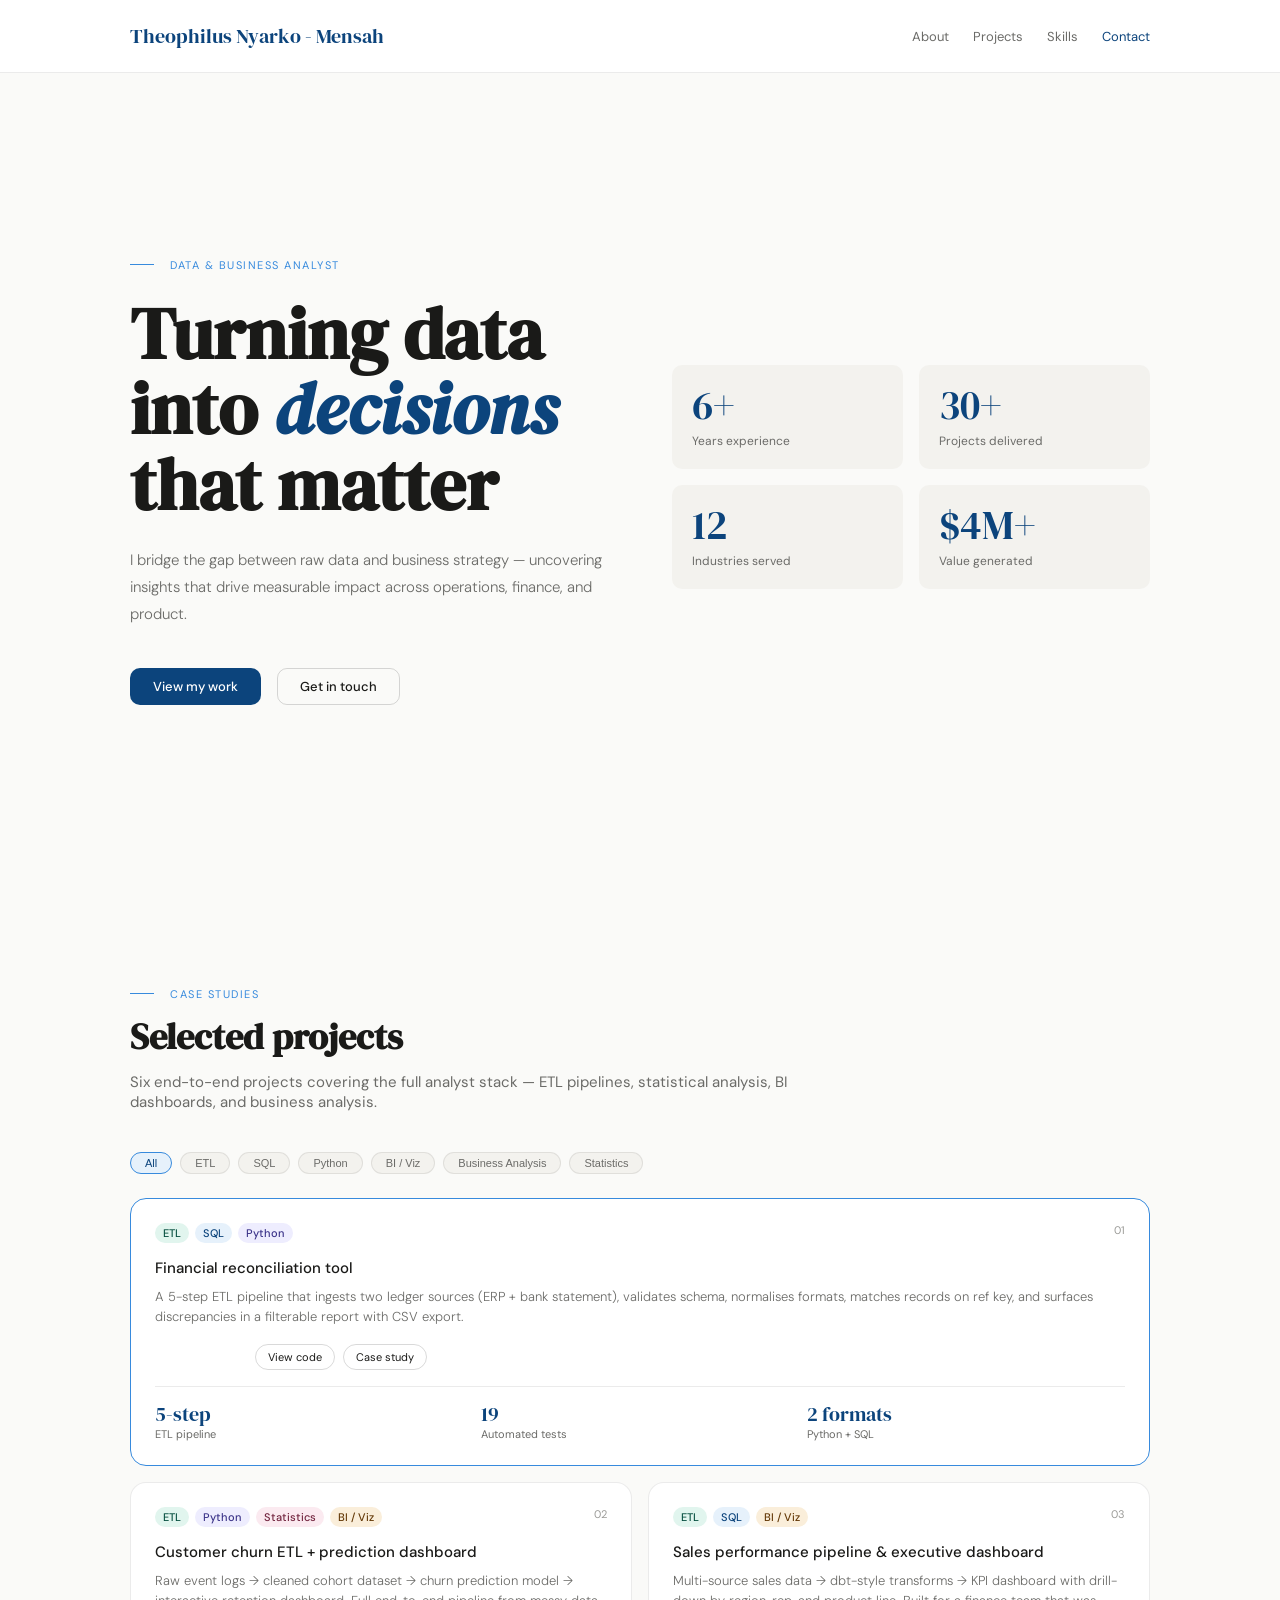
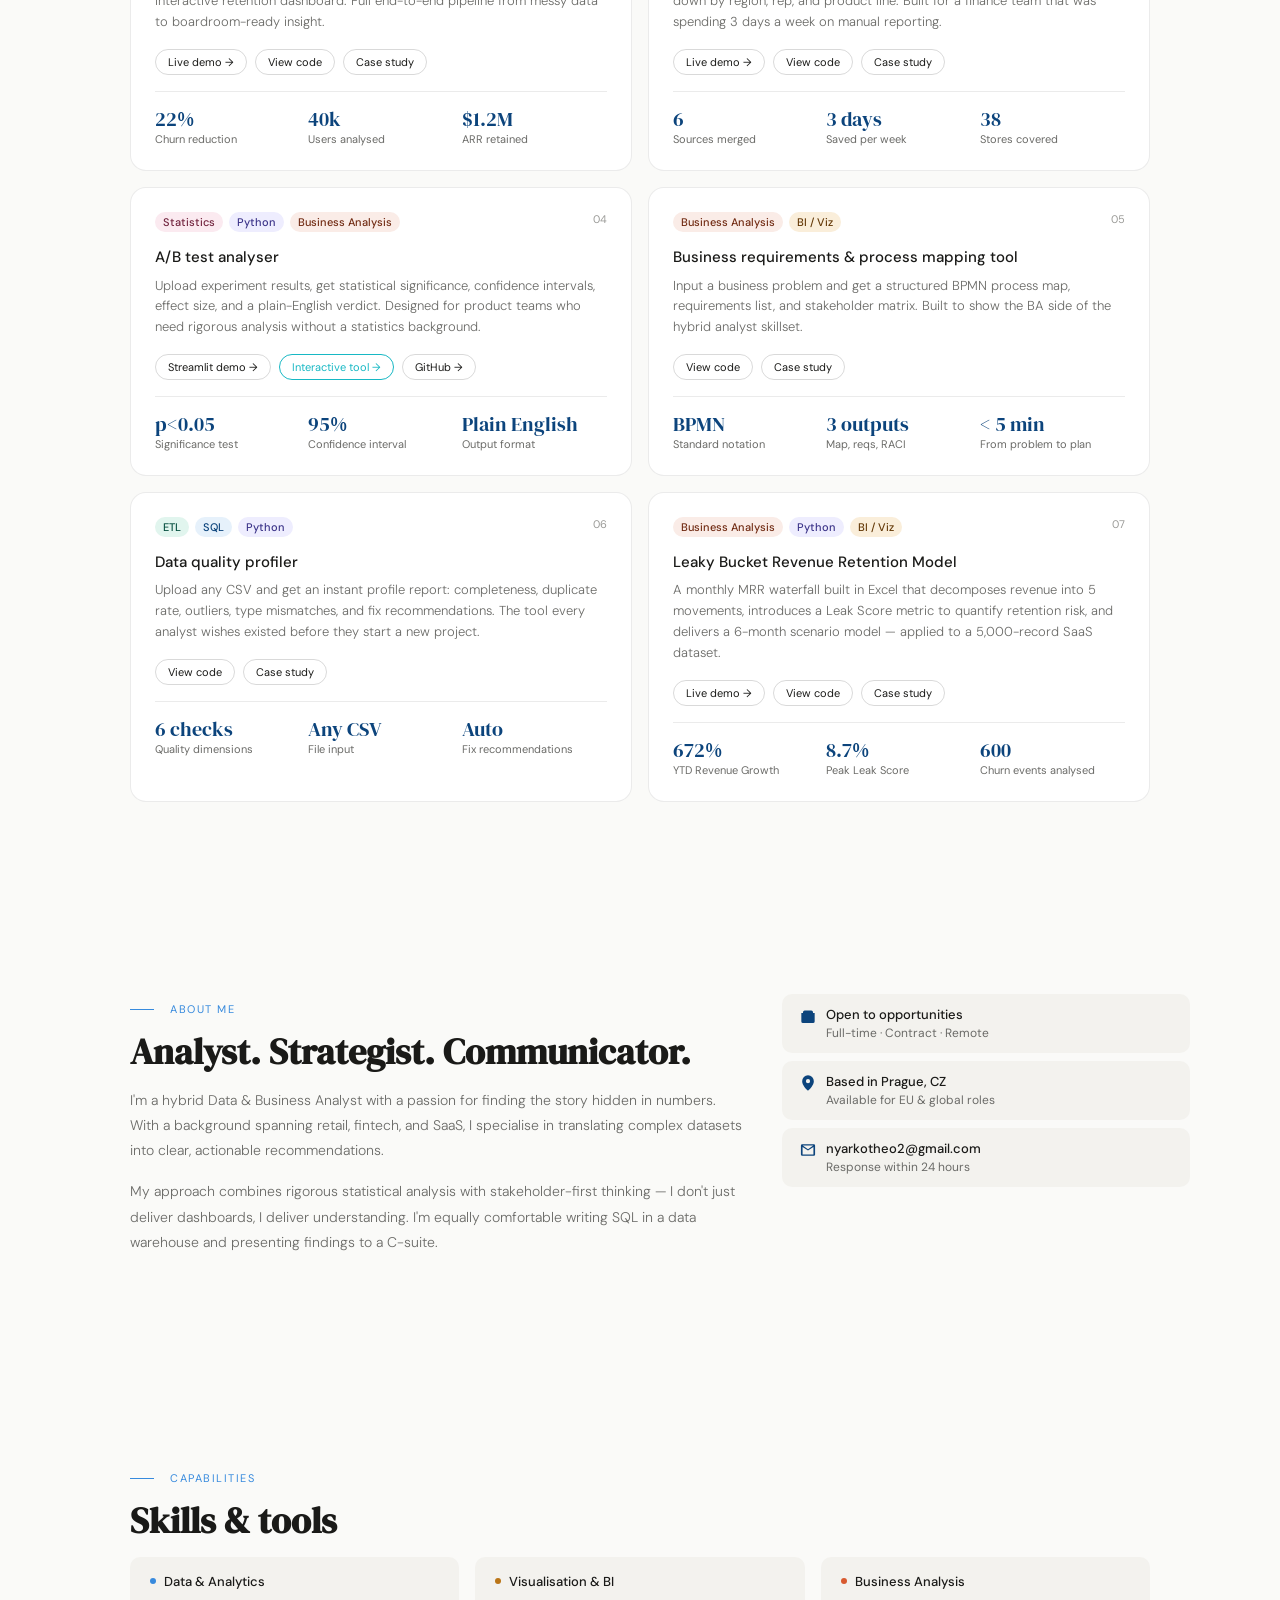
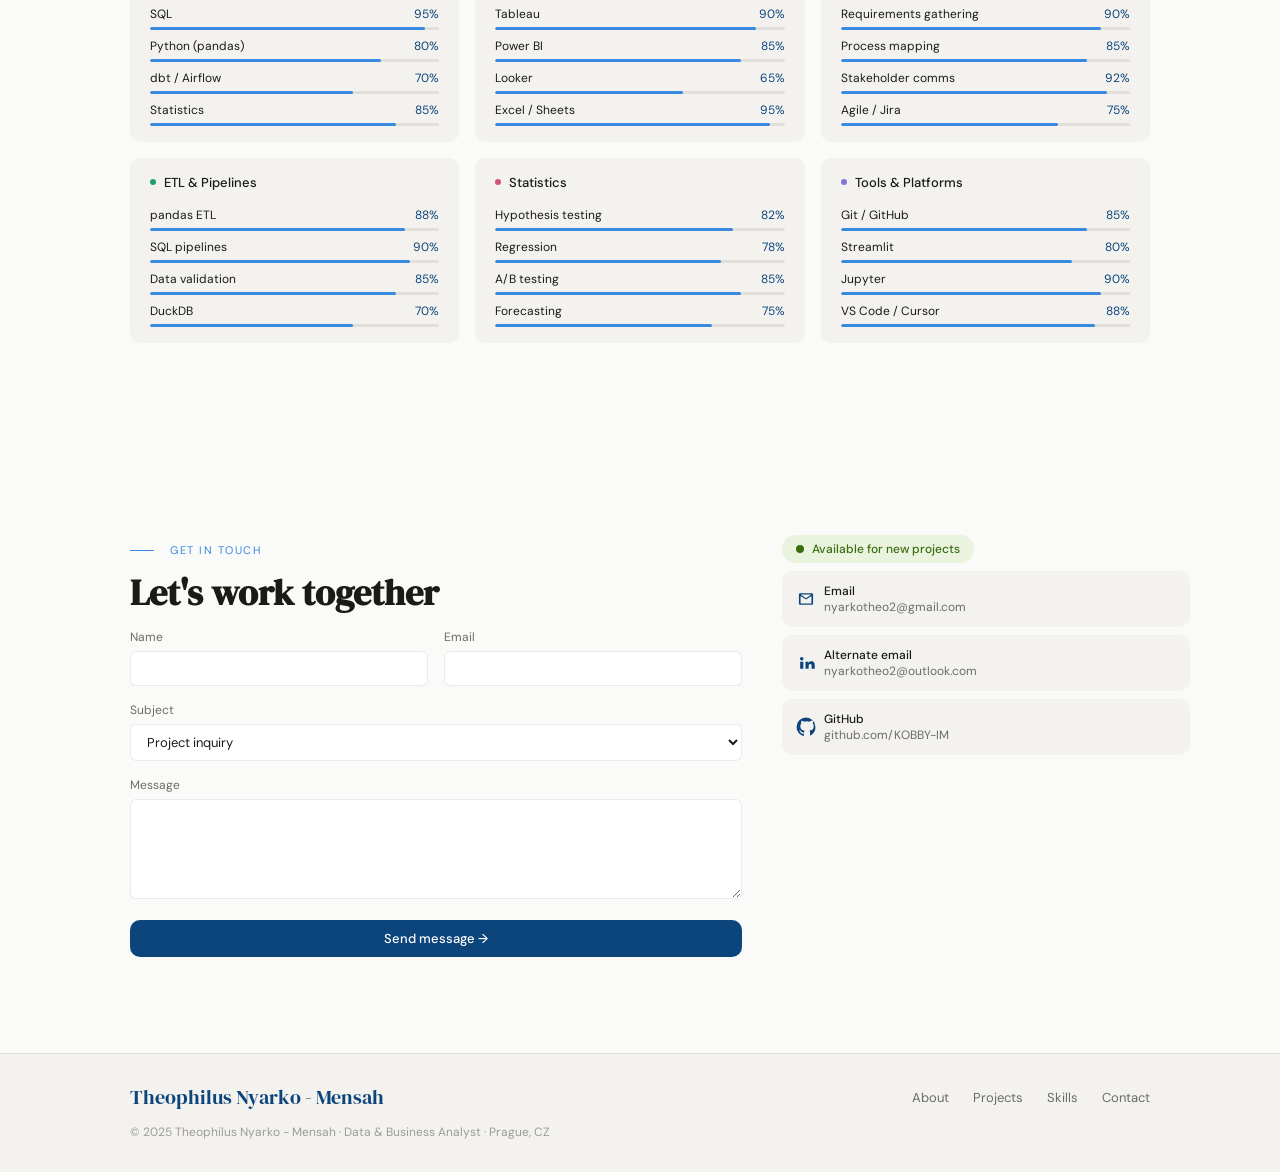
<file: portfolio/index.html>
<!doctype html>
<html lang="en">
  <head>
    <meta charset="UTF-8" />
    <meta name="viewport" content="width=device-width, initial-scale=1.0" />
    <title>Data &amp; Business Analyst Portfolio</title>
    <link rel="preconnect" href="https://fonts.googleapis.com" />
    <link rel="preconnect" href="https://fonts.gstatic.com" crossorigin />
    <link rel="stylesheet" href="assets/css/main.css" />
    <link rel="stylesheet" href="assets/css/components.css" />
    <link rel="stylesheet" href="assets/css/animations.css" />
  </head>
  <body>
    <header class="site-header" id="site-header">
      <div class="container site-header__inner">
        <a class="site-logo" href="#about">Theophilus Nyarko - Mensah</a>

        <button
          class="menu-toggle"
          id="menu-toggle"
          type="button"
          aria-label="Toggle navigation menu"
          aria-expanded="false"
          aria-controls="primary-nav"
        >
          <span></span>
          <span></span>
          <span></span>
        </button>

        <nav class="site-nav" id="primary-nav" aria-label="Primary navigation">
          <a href="#about">About</a>
          <a href="#projects">Projects</a>
          <a href="#skills">Skills</a>
          <a href="#contact">Contact</a>
        </nav>
      </div>
    </header>

    <main id="app">
      <section class="hero" id="home">
        <div class="container hero__grid hero-animate">
          <div class="hero__content">
            <p class="hero__eyebrow">Data &amp; Business Analyst</p>
            <h1 class="hero__title">
              Turning data into <em>decisions</em> that matter
            </h1>
            <p class="hero__subtitle">
              I bridge the gap between raw data and business strategy —
              uncovering insights that drive measurable impact across
              operations, finance, and product.
            </p>
            <div class="hero__actions">
              <a class="btn btn--primary" href="#projects">View my work</a>
              <a class="btn btn--ghost" href="#contact">Get in touch</a>
            </div>
          </div>

          <div class="hero__stats">
            <article class="stat-card">
              <p class="stat-number" data-target="6" data-suffix="+">0+</p>
              <p class="stat-label">Years experience</p>
            </article>
            <article class="stat-card">
              <p class="stat-number" data-target="30" data-suffix="+">0+</p>
              <p class="stat-label">Projects delivered</p>
            </article>
            <article class="stat-card">
              <p class="stat-number" data-target="12">0</p>
              <p class="stat-label">Industries served</p>
            </article>
            <article class="stat-card">
              <p class="stat-number" data-target="4" data-prefix="$" data-suffix="M+">
                $0M+
              </p>
              <p class="stat-label">Value generated</p>
            </article>
          </div>
        </div>
      </section>

      <section class="projects-section" id="projects">
        <div class="container">
          <p class="section-eyebrow reveal">Case studies</p>
          <h2 class="section-title reveal">Selected projects</h2>
          <p class="section-subtitle reveal">
            Six end-to-end projects covering the full analyst stack — ETL
            pipelines, statistical analysis, BI dashboards, and business
            analysis.
          </p>

          <div class="filter-bar" id="project-filters">
            <button class="filter-pill is-active" type="button" data-filter="All">
              All
            </button>
            <button class="filter-pill" type="button" data-filter="ETL">ETL</button>
            <button class="filter-pill" type="button" data-filter="SQL">SQL</button>
            <button class="filter-pill" type="button" data-filter="Python">
              Python
            </button>
            <button class="filter-pill" type="button" data-filter="BI / Viz">
              BI / Viz
            </button>
            <button class="filter-pill" type="button" data-filter="Business Analysis">
              Business Analysis
            </button>
            <button class="filter-pill" type="button" data-filter="Statistics">
              Statistics
            </button>
          </div>

          <div class="projects-grid" id="projects-grid"></div>
        </div>
      </section>

      <section class="about-section" id="about">
        <div class="container about-grid">
          <div class="about-content">
            <p class="section-eyebrow reveal">About me</p>
            <h2 class="section-title reveal">Analyst. Strategist. Communicator.</h2>
            <p class="about-paragraph">
              I'm a hybrid Data &amp; Business Analyst with a passion for finding the
              story hidden in numbers. With a background spanning retail,
              fintech, and SaaS, I specialise in translating complex datasets
              into clear, actionable recommendations.
            </p>
            <p class="about-paragraph">
              My approach combines rigorous statistical analysis with
              stakeholder-first thinking — I don't just deliver dashboards, I
              deliver understanding. I'm equally comfortable writing SQL in a
              data warehouse and presenting findings to a C-suite.
            </p>
          </div>

          <div class="about-tiles">
            <article class="info-tile reveal">
              <div class="tile-icon" aria-hidden="true">
                <svg viewBox="0 0 24 24" role="img">
                  <path
                    d="M4 8.5h16v10a2 2 0 0 1-2 2H6a2 2 0 0 1-2-2v-10Zm4-3h8a2 2 0 0 1 2 2v1H6v-1a2 2 0 0 1 2-2Z"
                    fill="currentColor"
                  />
                </svg>
              </div>
              <div>
                <p class="tile-title">Open to opportunities</p>
                <p class="tile-subtitle">Full-time · Contract · Remote</p>
              </div>
            </article>

            <article class="info-tile reveal">
              <div class="tile-icon" aria-hidden="true">
                <svg viewBox="0 0 24 24" role="img">
                  <path
                    d="M12 2.8a7 7 0 0 0-7 7c0 4.6 5 9.7 7 11.4 2-1.7 7-6.8 7-11.4a7 7 0 0 0-7-7Zm0 9.5a2.5 2.5 0 1 1 0-5 2.5 2.5 0 0 1 0 5Z"
                    fill="currentColor"
                  />
                </svg>
              </div>
              <div>
                <p class="tile-title">Based in Prague, CZ</p>
                <p class="tile-subtitle">Available for EU &amp; global roles</p>
              </div>
            </article>

            <article class="info-tile reveal">
              <div class="tile-icon" aria-hidden="true">
                <svg viewBox="0 0 24 24" role="img">
                  <path
                    d="M3.5 6.5A1.5 1.5 0 0 1 5 5h14a1.5 1.5 0 0 1 1.5 1.5v11A1.5 1.5 0 0 1 19 19H5a1.5 1.5 0 0 1-1.5-1.5v-11Zm2.2.2L12 11l6.3-4.3H5.7Zm12.8 1.7L12 12.7 5.5 8.4v8.9h13v-8.9Z"
                    fill="currentColor"
                  />
                </svg>
              </div>
              <div>
                <p class="tile-title">nyarkotheo2@gmail.com</p>
                <p class="tile-subtitle">Response within 24 hours</p>
              </div>
            </article>
          </div>
        </div>
      </section>
      <section class="skills-section" id="skills">
        <div class="container">
          <p class="section-eyebrow reveal">Capabilities</p>
          <h2 class="section-title reveal">Skills &amp; tools</h2>

          <div class="skills-grid">
            <article class="skill-group-card reveal">
              <h3 class="skill-group-title" style="--dot-color: #378ADD">Data &amp; Analytics</h3>
              <ul class="skill-list">
                <li class="skill-item">
                  <div class="skill-row"><span>SQL</span><span class="skill-percent">95%</span></div>
                  <div class="skill-track"><span class="skill-fill" data-width="95%"></span></div>
                </li>
                <li class="skill-item">
                  <div class="skill-row"><span>Python (pandas)</span><span class="skill-percent">80%</span></div>
                  <div class="skill-track"><span class="skill-fill" data-width="80%"></span></div>
                </li>
                <li class="skill-item">
                  <div class="skill-row"><span>dbt / Airflow</span><span class="skill-percent">70%</span></div>
                  <div class="skill-track"><span class="skill-fill" data-width="70%"></span></div>
                </li>
                <li class="skill-item">
                  <div class="skill-row"><span>Statistics</span><span class="skill-percent">85%</span></div>
                  <div class="skill-track"><span class="skill-fill" data-width="85%"></span></div>
                </li>
              </ul>
            </article>

            <article class="skill-group-card reveal">
              <h3 class="skill-group-title" style="--dot-color: #BA7517">Visualisation &amp; BI</h3>
              <ul class="skill-list">
                <li class="skill-item">
                  <div class="skill-row"><span>Tableau</span><span class="skill-percent">90%</span></div>
                  <div class="skill-track"><span class="skill-fill" data-width="90%"></span></div>
                </li>
                <li class="skill-item">
                  <div class="skill-row"><span>Power BI</span><span class="skill-percent">85%</span></div>
                  <div class="skill-track"><span class="skill-fill" data-width="85%"></span></div>
                </li>
                <li class="skill-item">
                  <div class="skill-row"><span>Looker</span><span class="skill-percent">65%</span></div>
                  <div class="skill-track"><span class="skill-fill" data-width="65%"></span></div>
                </li>
                <li class="skill-item">
                  <div class="skill-row"><span>Excel / Sheets</span><span class="skill-percent">95%</span></div>
                  <div class="skill-track"><span class="skill-fill" data-width="95%"></span></div>
                </li>
              </ul>
            </article>

            <article class="skill-group-card reveal">
              <h3 class="skill-group-title" style="--dot-color: #D85A30">Business Analysis</h3>
              <ul class="skill-list">
                <li class="skill-item">
                  <div class="skill-row"><span>Requirements gathering</span><span class="skill-percent">90%</span></div>
                  <div class="skill-track"><span class="skill-fill" data-width="90%"></span></div>
                </li>
                <li class="skill-item">
                  <div class="skill-row"><span>Process mapping</span><span class="skill-percent">85%</span></div>
                  <div class="skill-track"><span class="skill-fill" data-width="85%"></span></div>
                </li>
                <li class="skill-item">
                  <div class="skill-row"><span>Stakeholder comms</span><span class="skill-percent">92%</span></div>
                  <div class="skill-track"><span class="skill-fill" data-width="92%"></span></div>
                </li>
                <li class="skill-item">
                  <div class="skill-row"><span>Agile / Jira</span><span class="skill-percent">75%</span></div>
                  <div class="skill-track"><span class="skill-fill" data-width="75%"></span></div>
                </li>
              </ul>
            </article>

            <article class="skill-group-card reveal">
              <h3 class="skill-group-title" style="--dot-color: #1D9E75">ETL &amp; Pipelines</h3>
              <ul class="skill-list">
                <li class="skill-item">
                  <div class="skill-row"><span>pandas ETL</span><span class="skill-percent">88%</span></div>
                  <div class="skill-track"><span class="skill-fill" data-width="88%"></span></div>
                </li>
                <li class="skill-item">
                  <div class="skill-row"><span>SQL pipelines</span><span class="skill-percent">90%</span></div>
                  <div class="skill-track"><span class="skill-fill" data-width="90%"></span></div>
                </li>
                <li class="skill-item">
                  <div class="skill-row"><span>Data validation</span><span class="skill-percent">85%</span></div>
                  <div class="skill-track"><span class="skill-fill" data-width="85%"></span></div>
                </li>
                <li class="skill-item">
                  <div class="skill-row"><span>DuckDB</span><span class="skill-percent">70%</span></div>
                  <div class="skill-track"><span class="skill-fill" data-width="70%"></span></div>
                </li>
              </ul>
            </article>

            <article class="skill-group-card reveal">
              <h3 class="skill-group-title" style="--dot-color: #D4537E">Statistics</h3>
              <ul class="skill-list">
                <li class="skill-item">
                  <div class="skill-row"><span>Hypothesis testing</span><span class="skill-percent">82%</span></div>
                  <div class="skill-track"><span class="skill-fill" data-width="82%"></span></div>
                </li>
                <li class="skill-item">
                  <div class="skill-row"><span>Regression</span><span class="skill-percent">78%</span></div>
                  <div class="skill-track"><span class="skill-fill" data-width="78%"></span></div>
                </li>
                <li class="skill-item">
                  <div class="skill-row"><span>A/B testing</span><span class="skill-percent">85%</span></div>
                  <div class="skill-track"><span class="skill-fill" data-width="85%"></span></div>
                </li>
                <li class="skill-item">
                  <div class="skill-row"><span>Forecasting</span><span class="skill-percent">75%</span></div>
                  <div class="skill-track"><span class="skill-fill" data-width="75%"></span></div>
                </li>
              </ul>
            </article>

            <article class="skill-group-card reveal">
              <h3 class="skill-group-title" style="--dot-color: #7F77DD">Tools &amp; Platforms</h3>
              <ul class="skill-list">
                <li class="skill-item">
                  <div class="skill-row"><span>Git / GitHub</span><span class="skill-percent">85%</span></div>
                  <div class="skill-track"><span class="skill-fill" data-width="85%"></span></div>
                </li>
                <li class="skill-item">
                  <div class="skill-row"><span>Streamlit</span><span class="skill-percent">80%</span></div>
                  <div class="skill-track"><span class="skill-fill" data-width="80%"></span></div>
                </li>
                <li class="skill-item">
                  <div class="skill-row"><span>Jupyter</span><span class="skill-percent">90%</span></div>
                  <div class="skill-track"><span class="skill-fill" data-width="90%"></span></div>
                </li>
                <li class="skill-item">
                  <div class="skill-row"><span>VS Code / Cursor</span><span class="skill-percent">88%</span></div>
                  <div class="skill-track"><span class="skill-fill" data-width="88%"></span></div>
                </li>
              </ul>
            </article>
          </div>
        </div>
      </section>
      <section class="contact-section" id="contact">
        <div class="container contact-grid">
          <div class="contact-form-wrap">
            <p class="section-eyebrow reveal">Get in touch</p>
            <h2 class="section-title reveal">Let's work together</h2>

            <form class="contact-form" id="contact-form">
              <div class="form-row form-row--double">
                <div class="form-field">
                  <label for="contact-name">Name</label>
                  <input id="contact-name" name="name" type="text" required />
                </div>
                <div class="form-field">
                  <label for="contact-email">Email</label>
                  <input id="contact-email" name="email" type="email" required />
                </div>
              </div>

              <div class="form-row">
                <div class="form-field">
                  <label for="contact-subject">Subject</label>
                  <select id="contact-subject" name="subject" required>
                    <option value="Project inquiry">Project inquiry</option>
                    <option value="Full-time role">Full-time role</option>
                    <option value="Freelance contract">Freelance contract</option>
                    <option value="Collaboration">Collaboration</option>
                    <option value="Other">Other</option>
                  </select>
                </div>
              </div>

              <div class="form-row">
                <div class="form-field">
                  <label for="contact-message">Message</label>
                  <textarea
                    id="contact-message"
                    name="message"
                    minlength="10"
                    required
                  ></textarea>
                </div>
              </div>

              <button class="btn btn--primary" type="submit">Send message →</button>
              <p class="form-success" id="form-success" role="status" aria-live="polite">
                Thanks! I'll be in touch within 24 hours.
              </p>
            </form>
          </div>

          <aside class="contact-side">
            <p class="availability-badge">
              <span class="pulse-dot" aria-hidden="true"></span>
              Available for new projects
            </p>

            <a class="contact-card reveal" href="mailto:nyarkotheo2@gmail.com">
              <span class="contact-card__icon" aria-hidden="true">
                <svg viewBox="0 0 24 24" role="img">
                  <path
                    d="M3.5 6.5A1.5 1.5 0 0 1 5 5h14a1.5 1.5 0 0 1 1.5 1.5v11A1.5 1.5 0 0 1 19 19H5a1.5 1.5 0 0 1-1.5-1.5v-11Zm2.2.2L12 11l6.3-4.3H5.7Zm12.8 1.7L12 12.7 5.5 8.4v8.9h13v-8.9Z"
                    fill="currentColor"
                  />
                </svg>
              </span>
              <span>
                <span class="contact-card__title">Email</span>
                <span class="contact-card__value">nyarkotheo2@gmail.com</span>
              </span>
            </a>

            <a class="contact-card reveal" href="mailto:nyarkotheo2@outlook.com">
              <span class="contact-card__icon" aria-hidden="true">
                <svg viewBox="0 0 24 24" role="img">
                  <path
                    d="M6.9 8.9a2.1 2.1 0 1 1 0-4.2 2.1 2.1 0 0 1 0 4.2ZM5 10.5h3.8V19H5v-8.5Zm6.1 0h3.6v1.2h.1c.5-.9 1.7-1.8 3.4-1.8 3.6 0 4.3 2.3 4.3 5.4V19h-3.8v-3.3c0-1.1 0-2.6-1.6-2.6s-1.9 1.2-1.9 2.5V19h-3.8v-8.5Z"
                    fill="currentColor"
                  />
                </svg>
              </span>
              <span>
                <span class="contact-card__title">Alternate email</span>
                <span class="contact-card__value">nyarkotheo2@outlook.com</span>
              </span>
            </a>

            <a class="contact-card reveal" href="https://github.com/KOBBY-IM" target="_blank" rel="noopener noreferrer">
              <span class="contact-card__icon" aria-hidden="true">
                <svg viewBox="0 0 24 24" role="img">
                  <path
                    d="M12 .7A11.3 11.3 0 0 0 .7 12c0 5 3.3 9.2 7.9 10.7.6.1.8-.2.8-.6v-2.2c-3.2.7-3.9-1.4-3.9-1.4-.5-1.3-1.3-1.7-1.3-1.7-1.1-.8.1-.8.1-.8 1.2.1 1.8 1.2 1.8 1.2 1.1 1.9 2.9 1.3 3.6 1 .1-.8.4-1.3.8-1.6-2.6-.3-5.3-1.3-5.3-5.7 0-1.3.5-2.4 1.2-3.3-.1-.3-.5-1.5.1-3.2 0 0 1-.3 3.4 1.2a11.7 11.7 0 0 1 6.2 0C18.9 4 20 4.3 20 4.3c.7 1.7.3 2.9.1 3.2.8.9 1.2 2 1.2 3.3 0 4.4-2.7 5.4-5.3 5.7.4.3.8 1 .8 2v3c0 .4.2.7.8.6A11.3 11.3 0 0 0 23.3 12 11.3 11.3 0 0 0 12 .7Z"
                    fill="currentColor"
                  />
                </svg>
              </span>
              <span>
                <span class="contact-card__title">GitHub</span>
                <span class="contact-card__value">github.com/KOBBY-IM</span>
              </span>
            </a>
          </aside>
        </div>
      </section>
    </main>

    <footer class="site-footer">
      <div class="container footer-row">
        <a class="site-logo" href="#home">Theophilus Nyarko - Mensah</a>
        <nav class="footer-nav" aria-label="Footer navigation">
          <a href="#about">About</a>
          <a href="#projects">Projects</a>
          <a href="#skills">Skills</a>
          <a href="#contact">Contact</a>
        </nav>
      </div>
      <div class="container footer-row footer-row--meta">
        <p>© 2025 Theophilus Nyarko - Mensah · Data &amp; Business Analyst · Prague, CZ</p>
        <!--<p>Built with HTML, CSS &amp; JavaScript</p>-->
      </div>
    </footer>

    <script src="projects/project-data.js" defer></script>
    <script src="assets/js/main.js" defer></script>
    <script src="assets/js/projects.js" defer></script>
  </body>
</html>
</file>
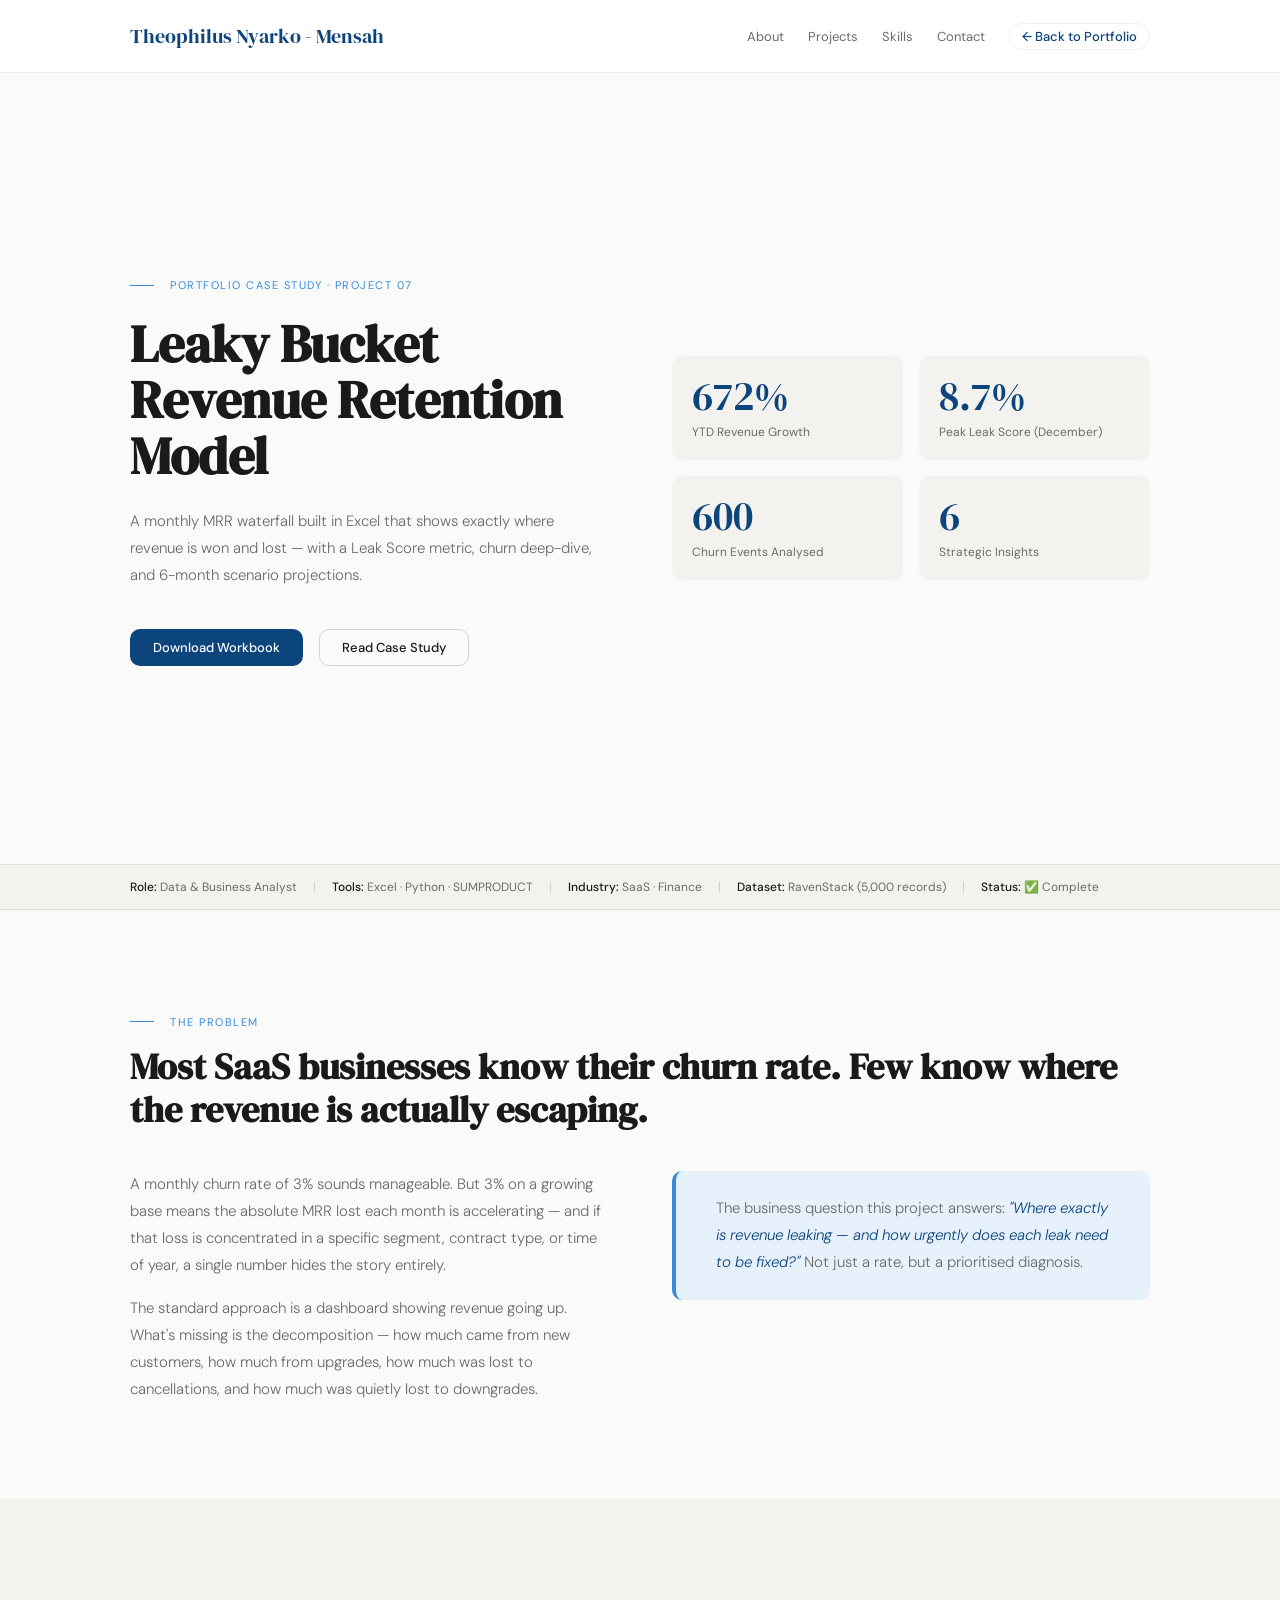
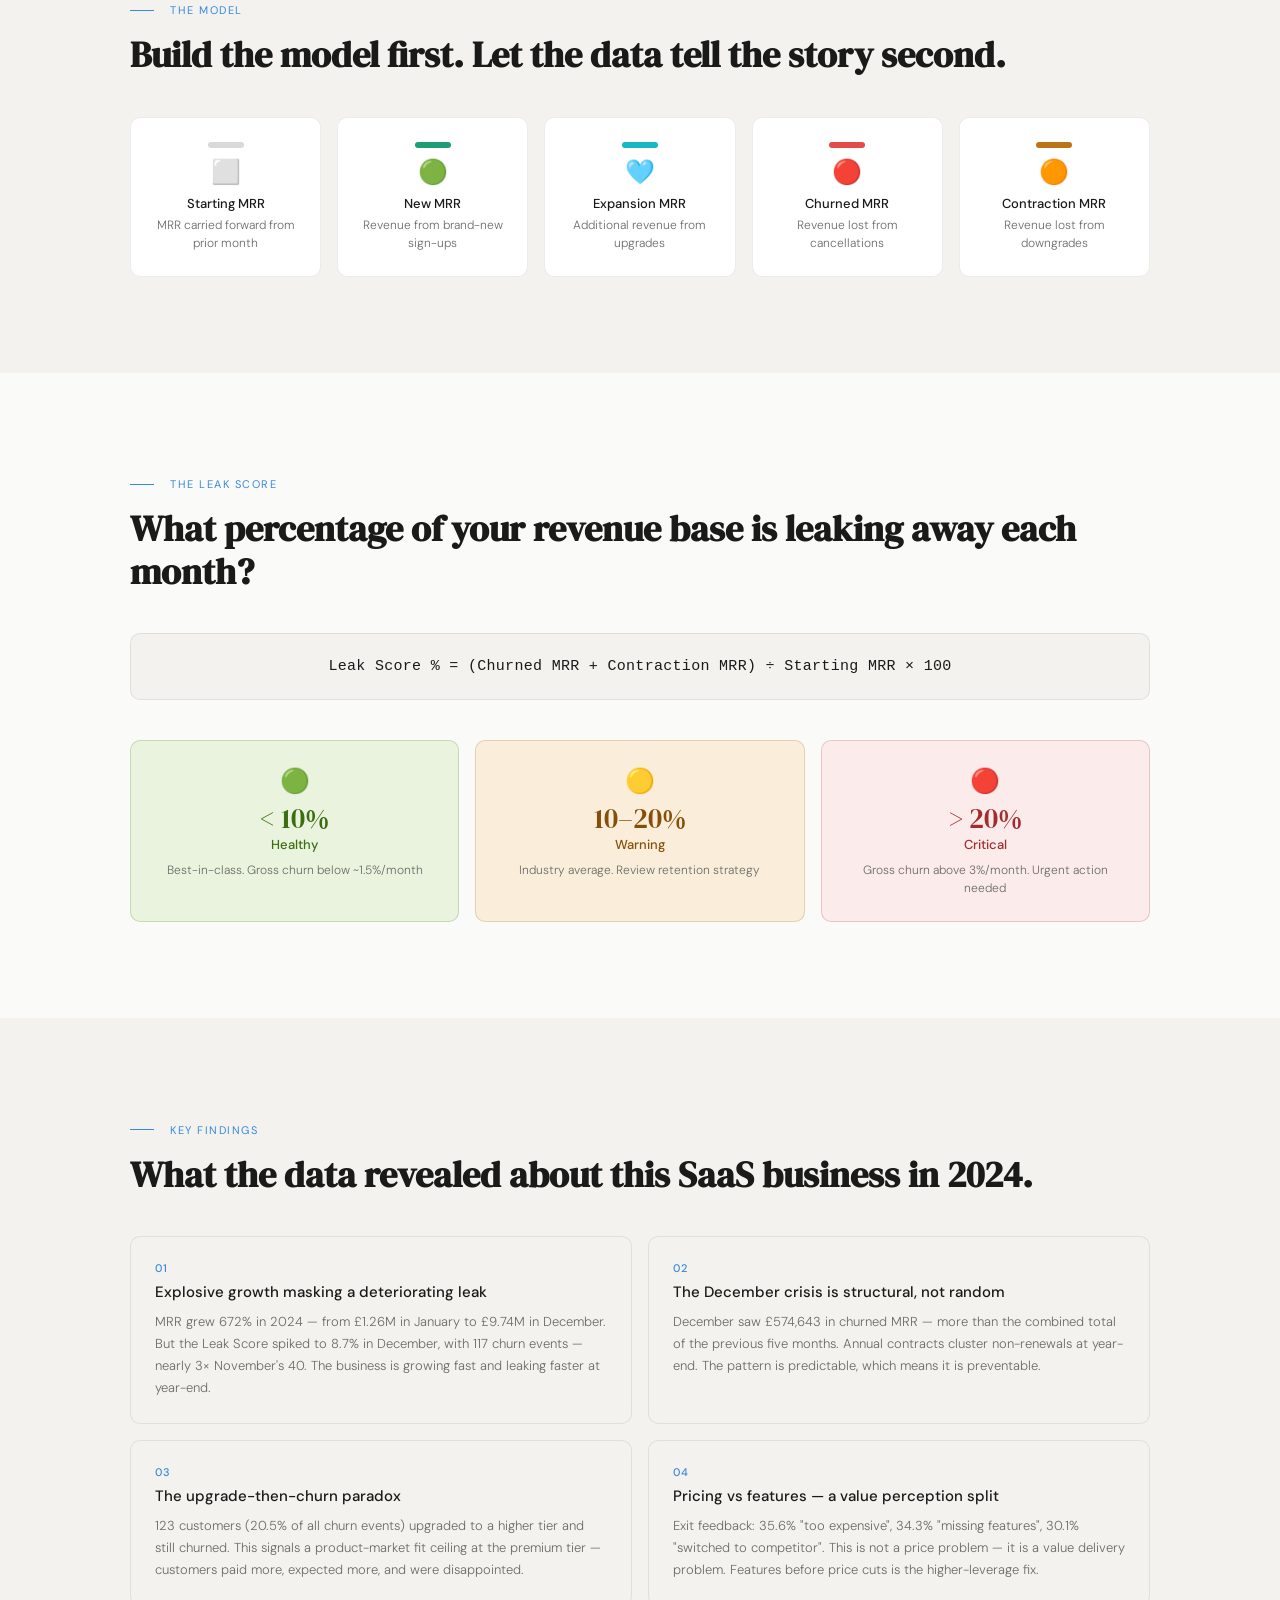
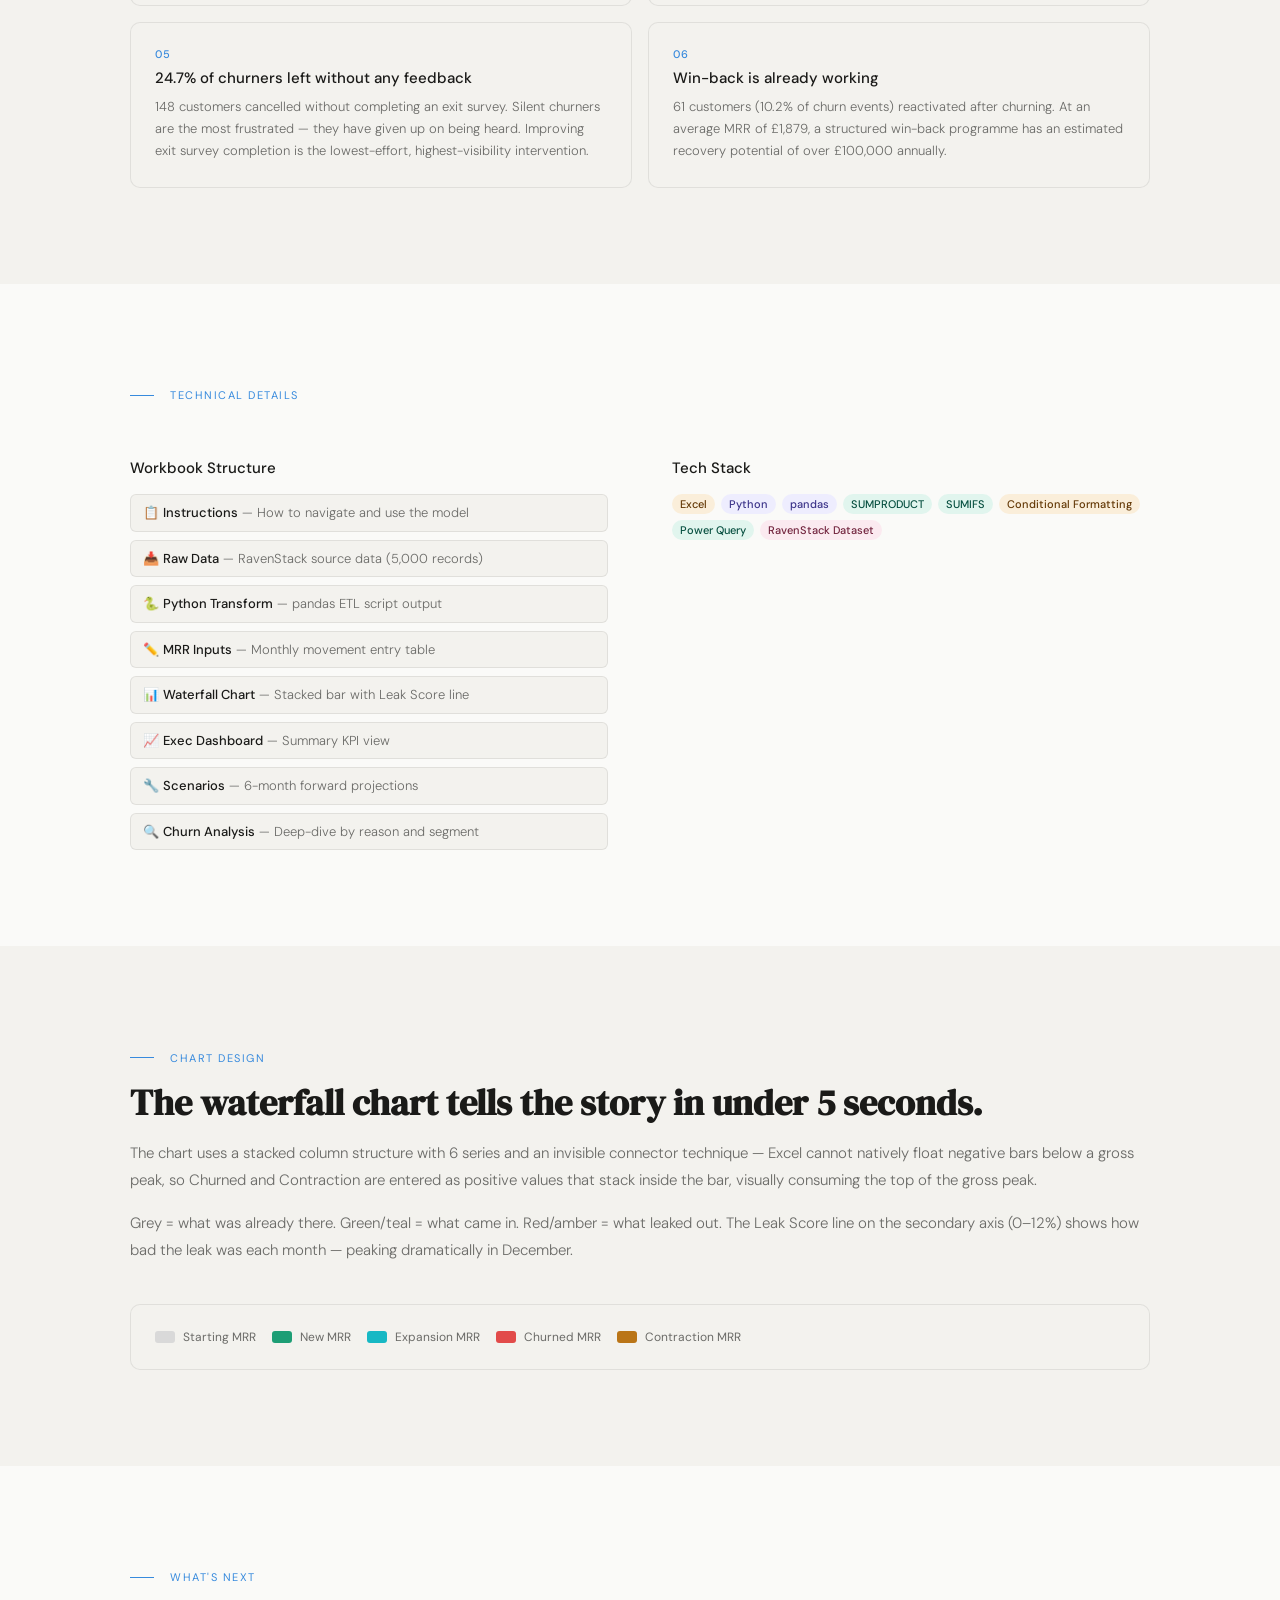
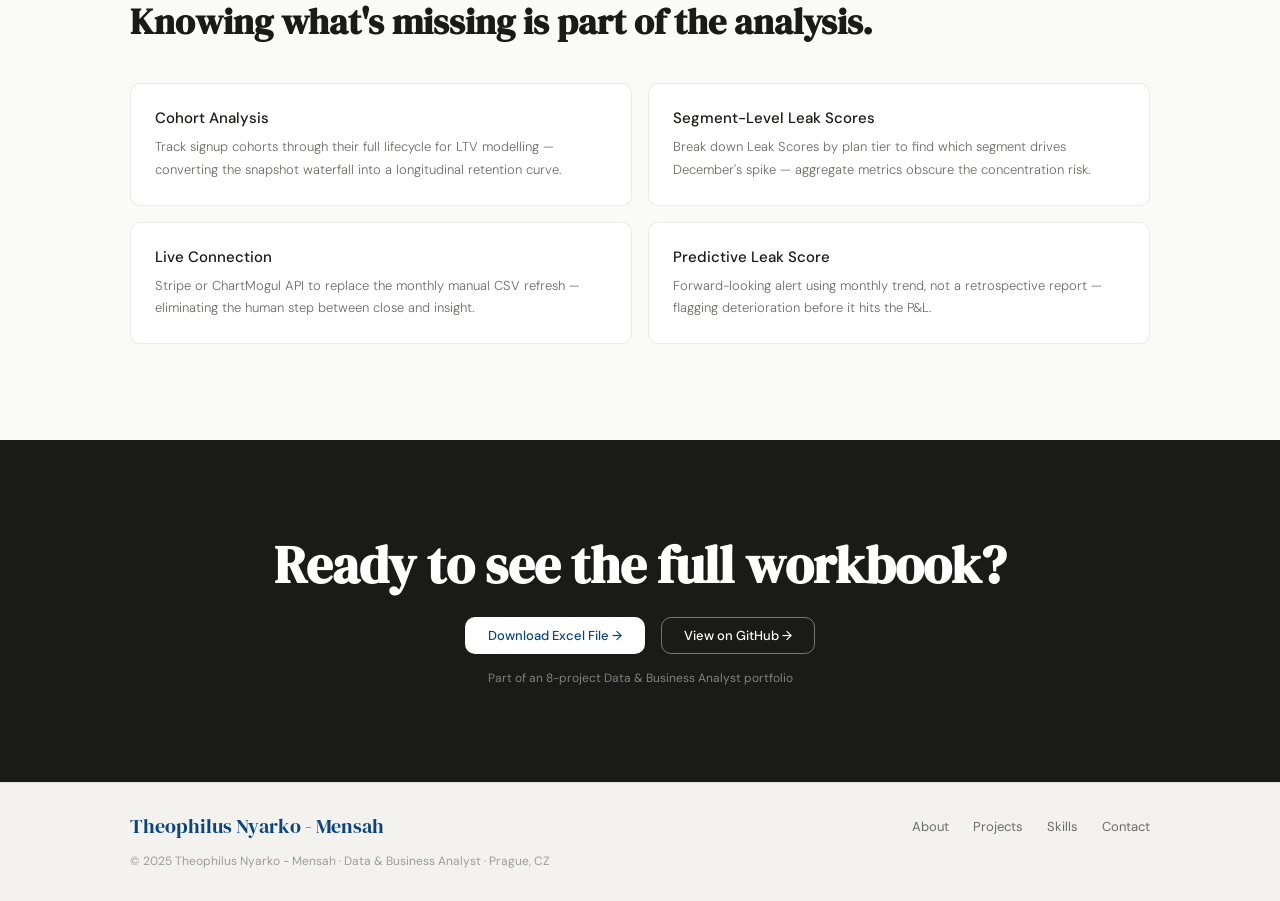
<file: leaky-bucket.html>
<!doctype html>
<html lang="en">
  <head>
    <meta charset="UTF-8" />
    <meta name="viewport" content="width=device-width, initial-scale=1.0" />
    <title>Leaky Bucket Revenue Retention Model — Project 07</title>
    <link rel="preconnect" href="https://fonts.googleapis.com" />
    <link rel="preconnect" href="https://fonts.gstatic.com" crossorigin />
    <link
      href="https://fonts.googleapis.com/css2?family=DM+Sans:wght@300;400;500&family=DM+Serif+Display:ital@0;1&display=swap"
      rel="stylesheet"
    />

    <style>
      /* ─── Design tokens (mirrors main.css exactly) ─────────────────────── */
      :root {
        --font-heading: "DM Serif Display", Georgia, serif;
        --font-body: "DM Sans", -apple-system, BlinkMacSystemFont, "Segoe UI", sans-serif;

        --color-bg: #fafaf8;
        --color-surface: #f3f2ee;
        --color-border: rgba(0, 0, 0, 0.08);
        --color-border-strong: rgba(0, 0, 0, 0.15);
        --color-text: #1a1a18;
        --color-text-muted: #6b6b68;
        --color-text-faint: #9b9b98;
        --color-accent: #0c447c;
        --color-accent-light: #e6f1fb;
        --color-accent-mid: #378add;
        --color-success: #3b6d11;
        --color-success-bg: #eaf3de;
        --color-warning: #854f0b;
        --color-warning-bg: #faeeda;
        --color-danger: #a32d2d;
        --color-danger-bg: #fcebeb;

        --space-xs: 4px;
        --space-sm: 8px;
        --space-md: 16px;
        --space-lg: 24px;
        --space-xl: 40px;
        --space-2xl: 64px;
        --space-3xl: 96px;

        --text-xs: 11px;
        --text-sm: 13px;
        --text-base: 15px;
        --text-lg: 18px;
        --text-xl: 24px;
        --text-2xl: 36px;
        --text-3xl: 52px;

        --max-width: 1100px;
        --radius-sm: 6px;
        --radius-md: 10px;
        --radius-lg: 16px;
      }

      /* ─── Base reset ────────────────────────────────────────────────────── */
      *, *::before, *::after { box-sizing: border-box; margin: 0; padding: 0; }
      html { scroll-behavior: smooth; }
      body { font-family: var(--font-body); background: var(--color-bg); color: var(--color-text); }

      .container {
        max-width: var(--max-width);
        margin: 0 auto;
        padding: 0 40px;
      }

      /* ─── Reveal animation (same IntersectionObserver pattern) ─────────── */
      .reveal {
        opacity: 0;
        transform: translateY(20px);
        transition: opacity 500ms ease, transform 500ms ease;
      }
      .reveal.is-visible { opacity: 1; transform: translateY(0); }

      /* ─── Hero entrance animation ───────────────────────────────────────── */
      @keyframes fade-up-in {
        from { opacity: 0; transform: translateY(20px); }
        to   { opacity: 1; transform: translateY(0); }
      }
      .hero__eyebrow { animation: fade-up-in 700ms cubic-bezier(0.22,1,0.36,1) 0ms   both; }
      .hero__title   { animation: fade-up-in 700ms cubic-bezier(0.22,1,0.36,1) 100ms both; }
      .hero__subtitle{ animation: fade-up-in 700ms cubic-bezier(0.22,1,0.36,1) 200ms both; }
      .hero__actions { animation: fade-up-in 700ms cubic-bezier(0.22,1,0.36,1) 300ms both; }
      .hero__stats .stat-card:nth-child(1) { animation: fade-up-in 700ms cubic-bezier(0.22,1,0.36,1) 400ms both; }
      .hero__stats .stat-card:nth-child(2) { animation: fade-up-in 700ms cubic-bezier(0.22,1,0.36,1) 450ms both; }
      .hero__stats .stat-card:nth-child(3) { animation: fade-up-in 700ms cubic-bezier(0.22,1,0.36,1) 500ms both; }
      .hero__stats .stat-card:nth-child(4) { animation: fade-up-in 700ms cubic-bezier(0.22,1,0.36,1) 550ms both; }

      /* ─── Navigation ────────────────────────────────────────────────────── */
      .site-header {
        position: fixed;
        top: 0; left: 0;
        z-index: 1000;
        width: 100%;
        background: #fff;
        border-bottom: 1px solid var(--color-border);
        transition: background-color 150ms ease, backdrop-filter 150ms ease;
      }
      .site-header.is-scrolled {
        background: rgba(255,255,255,0.88);
        backdrop-filter: blur(12px);
      }
      .site-header__inner {
        min-height: 72px;
        display: flex;
        align-items: center;
        justify-content: space-between;
        gap: var(--space-lg);
      }
      .site-logo {
        font-family: var(--font-heading);
        font-size: 20px;
        line-height: 1.1;
        color: var(--color-accent);
        text-decoration: none;
      }
      .site-nav {
        display: flex;
        align-items: center;
        gap: var(--space-lg);
      }
      .site-nav a {
        font-family: var(--font-body);
        font-size: 13px;
        font-weight: 400;
        color: var(--color-text-muted);
        text-decoration: none;
        transition: color 150ms ease;
      }
      .site-nav a:hover { color: var(--color-text); }
      .site-nav .back-link {
        color: var(--color-accent);
        font-weight: 500;
        border: 1px solid var(--color-accent-light);
        border-radius: 999px;
        padding: 4px 12px;
        transition: background 150ms ease, color 150ms ease;
      }
      .site-nav .back-link:hover {
        background: var(--color-accent-light);
        color: var(--color-accent);
      }
      .menu-toggle {
        width: 40px; height: 40px;
        border: 0; background: transparent;
        display: none;
        flex-direction: column;
        justify-content: center;
        gap: 5px;
        cursor: pointer;
      }
      .menu-toggle span {
        display: block;
        width: 18px; height: 2px;
        border-radius: 999px;
        background: var(--color-text);
        margin: 0 auto;
      }

      main { padding-top: 72px; }

      /* ─── Shared section typography ─────────────────────────────────────── */
      .section-eyebrow {
        display: inline-flex;
        align-items: center;
        gap: var(--space-md);
        margin-bottom: var(--space-md);
        font-size: 11px;
        text-transform: uppercase;
        letter-spacing: 1.5px;
        color: var(--color-accent-mid);
      }
      .section-eyebrow::before {
        content: "";
        width: 24px; height: 1px;
        background: var(--color-accent-mid);
      }
      .section-title {
        margin-bottom: var(--space-md);
        font-family: var(--font-heading);
        font-size: var(--text-2xl);
        line-height: 1.2;
      }
      .body-text {
        font-size: var(--text-base);
        font-weight: 300;
        line-height: 1.8;
        color: var(--color-text-muted);
        margin-bottom: var(--space-md);
      }
      .body-text:last-child { margin-bottom: 0; }

      /* ─── Shared button styles ───────────────────────────────────────────── */
      .btn {
        display: inline-flex;
        align-items: center;
        justify-content: center;
        padding: 9px 22px;
        border-radius: var(--radius-md);
        border: 1px solid transparent;
        font-family: var(--font-body);
        font-size: 13px;
        font-weight: 500;
        text-decoration: none;
        transition: all 150ms ease;
        cursor: pointer;
      }
      .btn--primary { background: var(--color-accent); color: #fff; }
      .btn--primary:hover { background: #0a3866; }
      .btn--ghost {
        background: transparent;
        border-color: var(--color-border-strong);
        color: var(--color-text);
      }
      .btn--ghost:hover { border-color: var(--color-accent-mid); color: var(--color-accent); }
      .btn--white { background: #fff; color: var(--color-accent); }
      .btn--white:hover { background: var(--color-accent-light); }
      .btn--ghost-white {
        background: transparent;
        border-color: rgba(255,255,255,0.4);
        color: #fff;
      }
      .btn--ghost-white:hover { border-color: #fff; background: rgba(255,255,255,0.08); }

      /* ─── Skill badges (same as projects cards) ──────────────────────────── */
      .skill-badges { display: flex; flex-wrap: wrap; gap: 6px; }
      .skill-badge { border-radius: 999px; padding: 3px 8px; font-size: 11px; font-weight: 500; }
      .skill-badge[data-skill="ETL"]               { background: #e1f5ee; color: #085041; }
      .skill-badge[data-skill="SQL"]               { background: #e6f1fb; color: #0c447c; }
      .skill-badge[data-skill="Python"]            { background: #eeedfe; color: #3c3489; }
      .skill-badge[data-skill="BI / Viz"]          { background: #faeeda; color: #633806; }
      .skill-badge[data-skill="Business Analysis"] { background: #faece7; color: #712b13; }
      .skill-badge[data-skill="Statistics"]        { background: #fbeaf0; color: #72243e; }
      .skill-badge[data-skill="Excel"]             { background: #eaf3de; color: #2a5a0a; }

      /* ═══════════════════════════════════════════════════════════════════════
         HERO
      ═══════════════════════════════════════════════════════════════════════ */
      .hero {
        min-height: 88vh;
        display: flex;
        align-items: center;
        padding: var(--space-3xl) 0;
      }
      .hero__grid {
        width: 100%;
        display: grid;
        grid-template-columns: 1fr 1fr;
        align-items: center;
        gap: var(--space-2xl);
      }
      .hero__eyebrow {
        display: inline-flex;
        align-items: center;
        gap: var(--space-md);
        margin-bottom: var(--space-lg);
        font-size: 11px;
        text-transform: uppercase;
        letter-spacing: 1.5px;
        color: var(--color-accent-mid);
        opacity: 0; /* overridden by animation */
      }
      .hero__eyebrow::before { content: ""; width: 24px; height: 1px; background: var(--color-accent-mid); }
      .hero__title {
        margin-bottom: var(--space-lg);
        font-family: var(--font-heading);
        font-size: 52px;
        line-height: 1.08;
        color: var(--color-text);
        opacity: 0;
      }
      .hero__subtitle {
        max-width: 500px;
        margin-bottom: var(--space-xl);
        font-size: var(--text-base);
        font-weight: 300;
        line-height: 1.8;
        color: var(--color-text-muted);
        opacity: 0;
      }
      .hero__actions {
        display: flex;
        align-items: center;
        gap: var(--space-md);
        flex-wrap: wrap;
        opacity: 0;
      }
      .hero__stats {
        display: grid;
        grid-template-columns: 1fr 1fr;
        gap: var(--space-md);
      }
      .stat-card {
        padding: 20px;
        border-radius: var(--radius-md);
        background: var(--color-surface);
        opacity: 0; /* overridden by animation */
      }
      .stat-number {
        margin-bottom: var(--space-sm);
        font-family: var(--font-heading);
        font-size: 40px;
        line-height: 1;
        color: var(--color-accent);
      }
      .stat-label { font-size: 12px; color: var(--color-text-muted); }

      /* ═══════════════════════════════════════════════════════════════════════
         META BAR
      ═══════════════════════════════════════════════════════════════════════ */
      .meta-bar {
        background: var(--color-surface);
        border-top: 1px solid var(--color-border);
        border-bottom: 1px solid var(--color-border);
        padding: 14px 0;
      }
      .meta-bar__inner {
        display: flex;
        flex-wrap: wrap;
        align-items: center;
        gap: var(--space-md);
        font-size: 12px;
        color: var(--color-text-muted);
      }
      .meta-bar__inner strong { color: var(--color-text); font-weight: 500; }
      .meta-sep { color: var(--color-border-strong); }

      /* ═══════════════════════════════════════════════════════════════════════
         CONTENT SECTIONS
      ═══════════════════════════════════════════════════════════════════════ */
      .content-section { padding: var(--space-3xl) 0; }
      .content-section--alt { background: var(--color-surface); }

      /* Two-column layout used for problem + technical sections */
      .two-col-grid {
        display: grid;
        grid-template-columns: 1fr 1fr;
        gap: var(--space-2xl);
        align-items: start;
        margin-top: var(--space-xl);
      }

      /* ─── Problem callout box ────────────────────────────────────────────── */
      .callout-box {
        background: var(--color-accent-light);
        border-left: 4px solid var(--color-accent-mid);
        border-radius: var(--radius-md);
        padding: var(--space-lg) var(--space-xl);
        font-size: var(--text-base);
        font-weight: 300;
        line-height: 1.8;
        color: var(--color-text-muted);
      }
      .callout-box em { font-style: italic; color: var(--color-accent); }

      /* ═══════════════════════════════════════════════════════════════════════
         FIVE MRR MOVEMENTS
      ═══════════════════════════════════════════════════════════════════════ */
      .movements-grid {
        display: grid;
        grid-template-columns: repeat(5, 1fr);
        gap: var(--space-md);
        margin-top: var(--space-xl);
      }
      .movement-card {
        background: #fff;
        border: 1px solid var(--color-border);
        border-radius: var(--radius-md);
        padding: var(--space-lg);
        text-align: center;
        transition: transform 200ms ease, border-color 200ms ease;
      }
      .movement-card:hover { transform: translateY(-3px); border-color: var(--color-accent-mid); }
      .movement-swatch {
        width: 36px; height: 6px;
        border-radius: 3px;
        margin: 0 auto var(--space-sm);
      }
      .movement-icon { font-size: 24px; margin-bottom: var(--space-sm); }
      .movement-name {
        font-size: 13px;
        font-weight: 500;
        margin-bottom: var(--space-xs);
        color: var(--color-text);
      }
      .movement-def {
        font-size: 12px;
        font-weight: 300;
        color: var(--color-text-muted);
        line-height: 1.5;
      }

      /* ═══════════════════════════════════════════════════════════════════════
         LEAK SCORE
      ═══════════════════════════════════════════════════════════════════════ */
      .formula-box {
        background: var(--color-surface);
        border: 1px solid var(--color-border);
        border-radius: var(--radius-md);
        padding: var(--space-lg) var(--space-xl);
        margin: var(--space-xl) 0;
        font-family: "Courier New", Courier, monospace;
        font-size: var(--text-base);
        color: var(--color-text);
        text-align: center;
        letter-spacing: 0.02em;
      }
      .rag-grid {
        display: grid;
        grid-template-columns: repeat(3, 1fr);
        gap: var(--space-md);
      }
      .rag-card {
        border-radius: var(--radius-md);
        padding: var(--space-lg);
        text-align: center;
        border: 1px solid transparent;
      }
      .rag-card--green { background: var(--color-success-bg); border-color: rgba(59,109,17,0.2); }
      .rag-card--yellow { background: var(--color-warning-bg); border-color: rgba(133,79,11,0.2); }
      .rag-card--red { background: var(--color-danger-bg); border-color: rgba(163,45,45,0.2); }
      .rag-indicator { font-size: 24px; margin-bottom: var(--space-sm); }
      .rag-threshold {
        font-family: var(--font-heading);
        font-size: 28px;
        line-height: 1;
        margin-bottom: 4px;
      }
      .rag-card--green  .rag-threshold { color: var(--color-success); }
      .rag-card--yellow .rag-threshold { color: var(--color-warning); }
      .rag-card--red    .rag-threshold { color: var(--color-danger); }
      .rag-status {
        font-size: 13px;
        font-weight: 500;
        margin-bottom: var(--space-sm);
      }
      .rag-card--green  .rag-status { color: var(--color-success); }
      .rag-card--yellow .rag-status { color: var(--color-warning); }
      .rag-card--red    .rag-status { color: var(--color-danger); }
      .rag-desc { font-size: 12px; font-weight: 300; color: var(--color-text-muted); line-height: 1.5; }

      /* ═══════════════════════════════════════════════════════════════════════
         KEY FINDINGS
      ═══════════════════════════════════════════════════════════════════════ */
      .findings-grid {
        display: grid;
        grid-template-columns: repeat(2, 1fr);
        gap: var(--space-md);
        margin-top: var(--space-xl);
      }
      .finding-card {
        background: var(--color-surface);
        border: 1px solid var(--color-border);
        border-radius: var(--radius-md);
        padding: var(--space-lg);
        transition: border-color 200ms ease;
      }
      .finding-card:hover { border-color: var(--color-accent-mid); }
      .finding-number {
        font-size: 11px;
        font-weight: 500;
        color: var(--color-accent-mid);
        text-transform: uppercase;
        letter-spacing: 1px;
        margin-bottom: var(--space-sm);
      }
      .finding-title {
        font-size: var(--text-base);
        font-weight: 500;
        margin-bottom: var(--space-sm);
        line-height: 1.3;
        color: var(--color-text);
      }
      .finding-body {
        font-size: var(--text-sm);
        font-weight: 300;
        line-height: 1.7;
        color: var(--color-text-muted);
      }

      /* ═══════════════════════════════════════════════════════════════════════
         TECHNICAL SECTION
      ═══════════════════════════════════════════════════════════════════════ */
      .tech-section-title {
        font-size: var(--text-base);
        font-weight: 500;
        margin-bottom: var(--space-md);
        color: var(--color-text);
      }
      .sheet-list {
        list-style: none;
        display: flex;
        flex-direction: column;
        gap: var(--space-sm);
      }
      .sheet-list li {
        font-size: var(--text-sm);
        font-weight: 300;
        color: var(--color-text-muted);
        line-height: 1.5;
        padding: 8px 12px;
        background: var(--color-surface);
        border-radius: var(--radius-sm);
        border: 1px solid var(--color-border);
      }
      .sheet-list strong { color: var(--color-text); font-weight: 500; }

      /* ═══════════════════════════════════════════════════════════════════════
         CHART DESIGN
      ═══════════════════════════════════════════════════════════════════════ */
      .chart-legend {
        display: flex;
        flex-wrap: wrap;
        gap: var(--space-md);
        margin-top: var(--space-xl);
        padding: var(--space-lg);
        background: var(--color-surface);
        border: 1px solid var(--color-border);
        border-radius: var(--radius-md);
      }
      .legend-item {
        display: flex;
        align-items: center;
        gap: var(--space-sm);
        font-size: 12px;
        font-weight: 400;
        color: var(--color-text-muted);
      }
      .legend-swatch {
        width: 20px; height: 12px;
        border-radius: 3px;
        flex-shrink: 0;
      }

      /* ═══════════════════════════════════════════════════════════════════════
         LIMITATIONS / WHAT'S NEXT
      ═══════════════════════════════════════════════════════════════════════ */
      .limitations-grid {
        display: grid;
        grid-template-columns: repeat(2, 1fr);
        gap: var(--space-md);
        margin-top: var(--space-xl);
      }
      .limitation-card {
        background: #fff;
        border: 1px solid var(--color-border);
        border-radius: var(--radius-md);
        padding: var(--space-lg);
        transition: border-color 200ms ease;
      }
      .limitation-card:hover { border-color: var(--color-accent-mid); }
      .limitation-title {
        font-size: var(--text-base);
        font-weight: 500;
        margin-bottom: var(--space-sm);
        color: var(--color-text);
      }
      .limitation-body {
        font-size: var(--text-sm);
        font-weight: 300;
        line-height: 1.7;
        color: var(--color-text-muted);
      }

      /* ═══════════════════════════════════════════════════════════════════════
         CTA FOOTER BAND
      ═══════════════════════════════════════════════════════════════════════ */
      .cta-band {
        background: var(--color-text);
        padding: var(--space-3xl) 0;
        text-align: center;
      }
      .cta-band__heading {
        font-family: var(--font-heading);
        font-size: var(--text-3xl);
        color: #fff;
        margin-bottom: var(--space-lg);
        line-height: 1.1;
      }
      .cta-band__actions {
        display: flex;
        justify-content: center;
        gap: var(--space-md);
        flex-wrap: wrap;
        margin-bottom: var(--space-md);
      }
      .cta-band__note {
        font-size: 12px;
        color: rgba(255,255,255,0.45);
      }

      /* ═══════════════════════════════════════════════════════════════════════
         FOOTER (identical to index.html)
      ═══════════════════════════════════════════════════════════════════════ */
      .site-footer {
        background: var(--color-surface);
        border-top: 1px solid var(--color-border);
        padding: 32px 0;
      }
      .footer-row {
        display: flex;
        align-items: center;
        justify-content: space-between;
        gap: var(--space-md);
      }
      .footer-row + .footer-row { margin-top: var(--space-md); }
      .footer-nav { display: flex; align-items: center; gap: var(--space-lg); }
      .footer-nav a {
        font-family: var(--font-body);
        font-size: 13px;
        font-weight: 400;
        color: var(--color-text-muted);
        text-decoration: none;
        transition: color 150ms ease;
      }
      .footer-nav a:hover { color: var(--color-text); }
      .footer-row--meta p { font-size: 12px; color: var(--color-text-faint); }

      /* ═══════════════════════════════════════════════════════════════════════
         RESPONSIVE
      ═══════════════════════════════════════════════════════════════════════ */
      @media (max-width: 1024px) {
        .movements-grid { grid-template-columns: repeat(3, 1fr); }
        .hero__grid     { grid-template-columns: 1fr; gap: var(--space-xl); }
        .hero__stats    { grid-template-columns: 1fr 1fr; }
        .hero           { min-height: auto; padding: var(--space-2xl) 0; }
      }
      @media (max-width: 768px) {
        .container { padding: 0 20px; }
        .hero__title { font-size: 36px; }
        .section-title { font-size: 26px; }
        .two-col-grid { grid-template-columns: 1fr; gap: var(--space-xl); }
        .movements-grid { grid-template-columns: 1fr 1fr; }
        .rag-grid { grid-template-columns: 1fr; }
        .findings-grid { grid-template-columns: 1fr; }
        .limitations-grid { grid-template-columns: 1fr; }
        .meta-bar__inner { gap: var(--space-sm); }
        .meta-sep { display: none; }
        .menu-toggle { display: flex; }
        .site-nav {
          position: absolute;
          top: 100%; left: 0; right: 0;
          display: none;
          flex-direction: column;
          align-items: flex-start;
          gap: var(--space-md);
          width: 100%;
          padding: var(--space-lg) 40px;
          border-bottom: 1px solid var(--color-border);
          background: #fff;
        }
        .site-nav.is-open { display: flex; }
        .footer-row { flex-direction: column; align-items: flex-start; }
        .cta-band__heading { font-size: var(--text-2xl); }
      }
    </style>
  </head>

  <body>
    <!-- ═══════════════════════════════════════════════════════════════════════
         1. NAV
    ═══════════════════════════════════════════════════════════════════════ -->
    <header class="site-header" id="site-header">
      <div class="container site-header__inner">
        <a class="site-logo" href="index.html">Theophilus Nyarko - Mensah</a>

        <button
          class="menu-toggle"
          id="menu-toggle"
          type="button"
          aria-label="Toggle navigation menu"
          aria-expanded="false"
          aria-controls="primary-nav"
        >
          <span></span><span></span><span></span>
        </button>

        <nav class="site-nav" id="primary-nav" aria-label="Primary navigation">
          <a href="index.html#about">About</a>
          <a href="index.html#projects">Projects</a>
          <a href="index.html#skills">Skills</a>
          <a href="index.html#contact">Contact</a>
          <a href="index.html#projects" class="back-link">← Back to Portfolio</a>
        </nav>
      </div>
    </header>

    <main>
      <!-- ═════════════════════════════════════════════════════════════════════
           2. HERO
      ═════════════════════════════════════════════════════════════════════ -->
      <section class="hero" id="hero">
        <div class="container hero__grid">
          <div class="hero__content">
            <p class="hero__eyebrow">Portfolio Case Study · Project 07</p>
            <h1 class="hero__title">Leaky Bucket Revenue Retention Model</h1>
            <p class="hero__subtitle">
              A monthly MRR waterfall built in Excel that shows exactly where
              revenue is won and lost — with a Leak Score metric, churn
              deep-dive, and 6-month scenario projections.
            </p>
            <div class="hero__actions">
              <a class="btn btn--primary" href="https://github.com/KOBBY-IM/leaky-bucket-mrr-model/blob/master/Leaky_Bucket_Revenue_Retention_Model.xlsx" target="_blank" rel="noopener noreferrer">Download Workbook</a>
              <a class="btn btn--ghost" href="https://github.com/KOBBY-IM/leaky-bucket-mrr-model" target="_blank" rel="noopener noreferrer">Read Case Study</a>
            </div>
          </div>

          <div class="hero__stats">
            <article class="stat-card">
              <p class="stat-number">672%</p>
              <p class="stat-label">YTD Revenue Growth</p>
            </article>
            <article class="stat-card">
              <p class="stat-number">8.7%</p>
              <p class="stat-label">Peak Leak Score (December)</p>
            </article>
            <article class="stat-card">
              <p class="stat-number">600</p>
              <p class="stat-label">Churn Events Analysed</p>
            </article>
            <article class="stat-card">
              <p class="stat-number">6</p>
              <p class="stat-label">Strategic Insights</p>
            </article>
          </div>
        </div>
      </section>

      <!-- ═════════════════════════════════════════════════════════════════════
           3. PROJECT META BAR
      ═════════════════════════════════════════════════════════════════════ -->
      <div class="meta-bar">
        <div class="container meta-bar__inner">
          <span><strong>Role:</strong> Data &amp; Business Analyst</span>
          <span class="meta-sep">|</span>
          <span><strong>Tools:</strong> Excel · Python · SUMPRODUCT</span>
          <span class="meta-sep">|</span>
          <span><strong>Industry:</strong> SaaS · Finance</span>
          <span class="meta-sep">|</span>
          <span><strong>Dataset:</strong> RavenStack (5,000 records)</span>
          <span class="meta-sep">|</span>
          <span><strong>Status:</strong> ✅ Complete</span>
        </div>
      </div>

      <!-- ═════════════════════════════════════════════════════════════════════
           4. THE PROBLEM
      ═════════════════════════════════════════════════════════════════════ -->
      <section class="content-section" id="problem">
        <div class="container">
          <p class="section-eyebrow reveal">The Problem</p>
          <h2 class="section-title reveal">
            Most SaaS businesses know their churn rate. Few know where the
            revenue is actually escaping.
          </h2>

          <div class="two-col-grid">
            <div class="reveal">
              <p class="body-text">
                A monthly churn rate of 3% sounds manageable. But 3% on a
                growing base means the absolute MRR lost each month is
                accelerating — and if that loss is concentrated in a specific
                segment, contract type, or time of year, a single number hides
                the story entirely.
              </p>
              <p class="body-text">
                The standard approach is a dashboard showing revenue going up.
                What's missing is the decomposition — how much came from new
                customers, how much from upgrades, how much was lost to
                cancellations, and how much was quietly lost to downgrades.
              </p>
            </div>

            <div class="callout-box reveal">
              The business question this project answers:
              <em>"Where exactly is revenue leaking — and how urgently does each
              leak need to be fixed?"</em> Not just a rate, but a prioritised
              diagnosis.
            </div>
          </div>
        </div>
      </section>

      <!-- ═════════════════════════════════════════════════════════════════════
           5. THE FIVE MRR MOVEMENTS
      ═════════════════════════════════════════════════════════════════════ -->
      <section class="content-section content-section--alt" id="model">
        <div class="container">
          <p class="section-eyebrow reveal">The Model</p>
          <h2 class="section-title reveal">
            Build the model first. Let the data tell the story second.
          </h2>

          <div class="movements-grid">
            <article class="movement-card reveal">
              <div class="movement-swatch" style="background:#D9D9D9"></div>
              <div class="movement-icon" aria-hidden="true">⬜</div>
              <h3 class="movement-name">Starting MRR</h3>
              <p class="movement-def">MRR carried forward from prior month</p>
            </article>

            <article class="movement-card reveal">
              <div class="movement-swatch" style="background:#1D9E75"></div>
              <div class="movement-icon" aria-hidden="true">🟢</div>
              <h3 class="movement-name">New MRR</h3>
              <p class="movement-def">Revenue from brand-new sign-ups</p>
            </article>

            <article class="movement-card reveal">
              <div class="movement-swatch" style="background:#17B8C4"></div>
              <div class="movement-icon" aria-hidden="true">🩵</div>
              <h3 class="movement-name">Expansion MRR</h3>
              <p class="movement-def">Additional revenue from upgrades</p>
            </article>

            <article class="movement-card reveal">
              <div class="movement-swatch" style="background:#E24B4A"></div>
              <div class="movement-icon" aria-hidden="true">🔴</div>
              <h3 class="movement-name">Churned MRR</h3>
              <p class="movement-def">Revenue lost from cancellations</p>
            </article>

            <article class="movement-card reveal">
              <div class="movement-swatch" style="background:#BA7517"></div>
              <div class="movement-icon" aria-hidden="true">🟠</div>
              <h3 class="movement-name">Contraction MRR</h3>
              <p class="movement-def">Revenue lost from downgrades</p>
            </article>
          </div>
        </div>
      </section>

      <!-- ═════════════════════════════════════════════════════════════════════
           6. LEAK SCORE
      ═════════════════════════════════════════════════════════════════════ -->
      <section class="content-section" id="leak-score">
        <div class="container">
          <p class="section-eyebrow reveal">The Leak Score</p>
          <h2 class="section-title reveal">
            What percentage of your revenue base is leaking away each month?
          </h2>

          <div class="formula-box reveal">
            Leak Score % = (Churned MRR + Contraction MRR) ÷ Starting MRR × 100
          </div>

          <div class="rag-grid">
            <article class="rag-card rag-card--green reveal">
              <div class="rag-indicator" aria-hidden="true">🟢</div>
              <div class="rag-threshold">&lt; 10%</div>
              <div class="rag-status">Healthy</div>
              <p class="rag-desc">Best-in-class. Gross churn below ~1.5%/month</p>
            </article>

            <article class="rag-card rag-card--yellow reveal">
              <div class="rag-indicator" aria-hidden="true">🟡</div>
              <div class="rag-threshold">10–20%</div>
              <div class="rag-status">Warning</div>
              <p class="rag-desc">Industry average. Review retention strategy</p>
            </article>

            <article class="rag-card rag-card--red reveal">
              <div class="rag-indicator" aria-hidden="true">🔴</div>
              <div class="rag-threshold">&gt; 20%</div>
              <div class="rag-status">Critical</div>
              <p class="rag-desc">Gross churn above 3%/month. Urgent action needed</p>
            </article>
          </div>
        </div>
      </section>

      <!-- ═════════════════════════════════════════════════════════════════════
           7. KEY FINDINGS
      ═════════════════════════════════════════════════════════════════════ -->
      <section class="content-section content-section--alt" id="findings">
        <div class="container">
          <p class="section-eyebrow reveal">Key Findings</p>
          <h2 class="section-title reveal">
            What the data revealed about this SaaS business in 2024.
          </h2>

          <div class="findings-grid">
            <article class="finding-card reveal">
              <p class="finding-number">01</p>
              <h3 class="finding-title">Explosive growth masking a deteriorating leak</h3>
              <p class="finding-body">
                MRR grew 672% in 2024 — from £1.26M in January to £9.74M in
                December. But the Leak Score spiked to 8.7% in December, with
                117 churn events — nearly 3× November's 40. The business is
                growing fast and leaking faster at year-end.
              </p>
            </article>

            <article class="finding-card reveal">
              <p class="finding-number">02</p>
              <h3 class="finding-title">The December crisis is structural, not random</h3>
              <p class="finding-body">
                December saw £574,643 in churned MRR — more than the combined
                total of the previous five months. Annual contracts cluster
                non-renewals at year-end. The pattern is predictable, which
                means it is preventable.
              </p>
            </article>

            <article class="finding-card reveal">
              <p class="finding-number">03</p>
              <h3 class="finding-title">The upgrade-then-churn paradox</h3>
              <p class="finding-body">
                123 customers (20.5% of all churn events) upgraded to a higher
                tier and still churned. This signals a product-market fit ceiling
                at the premium tier — customers paid more, expected more, and
                were disappointed.
              </p>
            </article>

            <article class="finding-card reveal">
              <p class="finding-number">04</p>
              <h3 class="finding-title">Pricing vs features — a value perception split</h3>
              <p class="finding-body">
                Exit feedback: 35.6% "too expensive", 34.3% "missing features",
                30.1% "switched to competitor". This is not a price problem — it
                is a value delivery problem. Features before price cuts is the
                higher-leverage fix.
              </p>
            </article>

            <article class="finding-card reveal">
              <p class="finding-number">05</p>
              <h3 class="finding-title">24.7% of churners left without any feedback</h3>
              <p class="finding-body">
                148 customers cancelled without completing an exit survey. Silent
                churners are the most frustrated — they have given up on being
                heard. Improving exit survey completion is the lowest-effort,
                highest-visibility intervention.
              </p>
            </article>

            <article class="finding-card reveal">
              <p class="finding-number">06</p>
              <h3 class="finding-title">Win-back is already working</h3>
              <p class="finding-body">
                61 customers (10.2% of churn events) reactivated after churning.
                At an average MRR of £1,879, a structured win-back programme has
                an estimated recovery potential of over £100,000 annually.
              </p>
            </article>
          </div>
        </div>
      </section>

      <!-- ═════════════════════════════════════════════════════════════════════
           8. TECHNICAL DETAILS
      ═════════════════════════════════════════════════════════════════════ -->
      <section class="content-section" id="technical">
        <div class="container">
          <p class="section-eyebrow reveal">Technical Details</p>

          <div class="two-col-grid">
            <div class="reveal">
              <h3 class="tech-section-title">Workbook Structure</h3>
              <ul class="sheet-list">
                <li>📋 <strong>Instructions</strong> — How to navigate and use the model</li>
                <li>📥 <strong>Raw Data</strong> — RavenStack source data (5,000 records)</li>
                <li>🐍 <strong>Python Transform</strong> — pandas ETL script output</li>
                <li>✏️ <strong>MRR Inputs</strong> — Monthly movement entry table</li>
                <li>📊 <strong>Waterfall Chart</strong> — Stacked bar with Leak Score line</li>
                <li>📈 <strong>Exec Dashboard</strong> — Summary KPI view</li>
                <li>🔧 <strong>Scenarios</strong> — 6-month forward projections</li>
                <li>🔍 <strong>Churn Analysis</strong> — Deep-dive by reason and segment</li>
              </ul>
            </div>

            <div class="reveal">
              <h3 class="tech-section-title">Tech Stack</h3>
              <div class="skill-badges">
                <span class="skill-badge" data-skill="BI / Viz">Excel</span>
                <span class="skill-badge" data-skill="Python">Python</span>
                <span class="skill-badge" data-skill="Python">pandas</span>
                <span class="skill-badge" data-skill="ETL">SUMPRODUCT</span>
                <span class="skill-badge" data-skill="ETL">SUMIFS</span>
                <span class="skill-badge" data-skill="BI / Viz">Conditional Formatting</span>
                <span class="skill-badge" data-skill="ETL">Power Query</span>
                <span class="skill-badge" data-skill="Statistics">RavenStack Dataset</span>
              </div>
            </div>
          </div>
        </div>
      </section>

      <!-- ═════════════════════════════════════════════════════════════════════
           9. CHART DESIGN
      ═════════════════════════════════════════════════════════════════════ -->
      <section class="content-section content-section--alt" id="chart">
        <div class="container">
          <p class="section-eyebrow reveal">Chart Design</p>
          <h2 class="section-title reveal">
            The waterfall chart tells the story in under 5 seconds.
          </h2>

          <p class="body-text reveal">
            The chart uses a stacked column structure with 6 series and an
            invisible connector technique — Excel cannot natively float negative
            bars below a gross peak, so Churned and Contraction are entered as
            positive values that stack inside the bar, visually consuming the top
            of the gross peak.
          </p>
          <p class="body-text reveal">
            Grey = what was already there. Green/teal = what came in.
            Red/amber = what leaked out. The Leak Score line on the secondary
            axis (0–12%) shows how bad the leak was each month — peaking
            dramatically in December.
          </p>

          <div class="chart-legend reveal">
            <div class="legend-item">
              <div class="legend-swatch" style="background:#D9D9D9"></div>
              <span>Starting MRR</span>
            </div>
            <div class="legend-item">
              <div class="legend-swatch" style="background:#1D9E75"></div>
              <span>New MRR</span>
            </div>
            <div class="legend-item">
              <div class="legend-swatch" style="background:#17B8C4"></div>
              <span>Expansion MRR</span>
            </div>
            <div class="legend-item">
              <div class="legend-swatch" style="background:#E24B4A"></div>
              <span>Churned MRR</span>
            </div>
            <div class="legend-item">
              <div class="legend-swatch" style="background:#BA7517"></div>
              <span>Contraction MRR</span>
            </div>
          </div>
        </div>
      </section>

      <!-- ═════════════════════════════════════════════════════════════════════
           10. WHAT'S NEXT / LIMITATIONS
      ═════════════════════════════════════════════════════════════════════ -->
      <section class="content-section" id="next">
        <div class="container">
          <p class="section-eyebrow reveal">What's Next</p>
          <h2 class="section-title reveal">
            Knowing what's missing is part of the analysis.
          </h2>

          <div class="limitations-grid">
            <article class="limitation-card reveal">
              <h3 class="limitation-title">Cohort Analysis</h3>
              <p class="limitation-body">
                Track signup cohorts through their full lifecycle for LTV
                modelling — converting the snapshot waterfall into a longitudinal
                retention curve.
              </p>
            </article>

            <article class="limitation-card reveal">
              <h3 class="limitation-title">Segment-Level Leak Scores</h3>
              <p class="limitation-body">
                Break down Leak Scores by plan tier to find which segment drives
                December's spike — aggregate metrics obscure the concentration
                risk.
              </p>
            </article>

            <article class="limitation-card reveal">
              <h3 class="limitation-title">Live Connection</h3>
              <p class="limitation-body">
                Stripe or ChartMogul API to replace the monthly manual CSV
                refresh — eliminating the human step between close and insight.
              </p>
            </article>

            <article class="limitation-card reveal">
              <h3 class="limitation-title">Predictive Leak Score</h3>
              <p class="limitation-body">
                Forward-looking alert using monthly trend, not a retrospective
                report — flagging deterioration before it hits the P&amp;L.
              </p>
            </article>
          </div>
        </div>
      </section>

      <!-- ═════════════════════════════════════════════════════════════════════
           11. CTA FOOTER BAND
      ═════════════════════════════════════════════════════════════════════ -->
      <section class="cta-band">
        <div class="container">
          <h2 class="cta-band__heading">Ready to see the full workbook?</h2>
          <div class="cta-band__actions">
            <a class="btn btn--white" href="https://github.com/KOBBY-IM/leaky-bucket-mrr-model/blob/master/Leaky_Bucket_Revenue_Retention_Model.xlsx" target="_blank" rel="noopener noreferrer">Download Excel File →</a>
            <a class="btn btn--ghost-white" href="https://github.com/KOBBY-IM/leaky-bucket-mrr-model" target="_blank" rel="noopener noreferrer">View on GitHub →</a>
          </div>
          <p class="cta-band__note">
            Part of an 8-project Data &amp; Business Analyst portfolio
          </p>
        </div>
      </section>
    </main>

    <!-- ═══════════════════════════════════════════════════════════════════════
         12. FOOTER (identical to index.html)
    ═══════════════════════════════════════════════════════════════════════ -->
    <footer class="site-footer">
      <div class="container footer-row">
        <a class="site-logo" href="index.html">Theophilus Nyarko - Mensah</a>
        <nav class="footer-nav" aria-label="Footer navigation">
          <a href="index.html#about">About</a>
          <a href="index.html#projects">Projects</a>
          <a href="index.html#skills">Skills</a>
          <a href="index.html#contact">Contact</a>
        </nav>
      </div>
      <div class="container footer-row footer-row--meta">
        <p>© 2025 Theophilus Nyarko - Mensah · Data &amp; Business Analyst · Prague, CZ</p>
      </div>
    </footer>

    <!-- ═══════════════════════════════════════════════════════════════════════
         INLINE JS — matches main.js patterns exactly
    ═══════════════════════════════════════════════════════════════════════ -->
    <script>
      // Header scroll state
      const siteHeader = document.getElementById("site-header");
      const updateHeaderState = () => {
        if (!siteHeader) return;
        siteHeader.classList.toggle("is-scrolled", window.scrollY > 60);
      };
      updateHeaderState();
      window.addEventListener("scroll", updateHeaderState);

      // Mobile nav toggle
      const menuToggle = document.getElementById("menu-toggle");
      const primaryNav = document.getElementById("primary-nav");
      const closeMobileNav = () => {
        if (!menuToggle || !primaryNav) return;
        menuToggle.setAttribute("aria-expanded", "false");
        primaryNav.classList.remove("is-open");
      };
      if (menuToggle && primaryNav) {
        menuToggle.addEventListener("click", () => {
          const isExpanded = menuToggle.getAttribute("aria-expanded") === "true";
          menuToggle.setAttribute("aria-expanded", String(!isExpanded));
          primaryNav.classList.toggle("is-open", !isExpanded);
        });
        primaryNav.querySelectorAll("a").forEach((link) =>
          link.addEventListener("click", closeMobileNav)
        );
        window.addEventListener("resize", () => {
          if (window.innerWidth > 768) closeMobileNav();
        });
      }

      // Scroll-reveal (same IntersectionObserver pattern as main.js)
      const revealTargets = document.querySelectorAll(".reveal");
      if ("IntersectionObserver" in window && revealTargets.length > 0) {
        const revealObserver = new IntersectionObserver(
          (entries, observer) => {
            entries.forEach((entry) => {
              if (!entry.isIntersecting) return;
              entry.target.classList.add("is-visible");
              observer.unobserve(entry.target);
            });
          },
          { threshold: 0.12 }
        );
        revealTargets.forEach((el) => revealObserver.observe(el));
      } else {
        revealTargets.forEach((el) => el.classList.add("is-visible"));
      }
    </script>
  </body>
</html>
</file>
<file: portfolio/assets/css/main.css>
@import url("https://fonts.googleapis.com/css2?family=DM+Sans:wght@300;400;500&family=DM+Serif+Display:ital@0;1&display=swap");

:root {
  /* Typography */
  --font-heading: "DM Serif Display", Georgia, serif;
  --font-body: "DM Sans", -apple-system, BlinkMacSystemFont, "Segoe UI", sans-serif;

  /* Color palette */
  --color-bg: #fafaf8;
  --color-surface: #f3f2ee;
  --color-border: rgba(0, 0, 0, 0.08);
  --color-border-strong: rgba(0, 0, 0, 0.15);
  --color-text: #1a1a18;
  --color-text-muted: #6b6b68;
  --color-text-faint: #9b9b98;
  --color-accent: #0c447c;
  --color-accent-light: #e6f1fb;
  --color-accent-mid: #378add;
  --color-success: #3b6d11;
  --color-success-bg: #eaf3de;
  --color-warning: #854f0b;
  --color-warning-bg: #faeeda;
  --color-danger: #a32d2d;
  --color-danger-bg: #fcebeb;

  /* Spacing scale */
  --space-xs: 4px;
  --space-sm: 8px;
  --space-md: 16px;
  --space-lg: 24px;
  --space-xl: 40px;
  --space-2xl: 64px;
  --space-3xl: 96px;

  /* Typography scale */
  --text-xs: 11px;
  --text-sm: 13px;
  --text-base: 15px;
  --text-lg: 18px;
  --text-xl: 24px;
  --text-2xl: 36px;
  --text-3xl: 52px;
  --text-hero: 72px;

  /* Layout */
  --max-width: 1100px;
  --radius-sm: 6px;
  --radius-md: 10px;
  --radius-lg: 16px;
}

*,
*::before,
*::after {
  box-sizing: border-box;
  margin: 0;
  padding: 0;
}

html {
  scroll-behavior: smooth;
}

body {
  font-family: var(--font-body);
  background: var(--color-bg);
  color: var(--color-text);
}

.container {
  max-width: var(--max-width);
  margin: 0 auto;
  padding: 0 40px;
}

@media (max-width: 1024px) {
  .hero__grid,
  .projects-grid,
  .about-grid,
  .contact-grid {
    grid-template-columns: 1fr;
  }

  .hero__stats {
    grid-template-columns: 1fr 1fr;
  }

  .skills-grid {
    grid-template-columns: repeat(2, minmax(0, 1fr));
  }
}

@media (max-width: 768px) {
  .container {
    padding: 0 20px;
  }

  .hero__title {
    font-size: 38px;
  }

  .hero__stats {
    grid-template-columns: 1fr 1fr;
  }

  .site-nav {
    display: none;
  }

  .menu-toggle {
    display: flex;
  }

  .site-nav.is-open {
    display: flex;
  }

  .skills-grid {
    grid-template-columns: 1fr;
  }

  .contact-grid {
    grid-template-columns: 1fr;
  }

  .project-actions {
    display: flex;
    flex-wrap: wrap;
  }

  .project-action {
    flex: 1 1 calc(50% - var(--space-sm));
  }

  .project-card.featured {
    grid-column: span 1;
  }
}
</file>
<file: portfolio/assets/css/components.css>
.site-header {
  position: fixed;
  top: 0;
  left: 0;
  z-index: 1000;
  width: 100%;
  background: #fff;
  border-bottom: 1px solid var(--color-border);
  transition: background-color 150ms ease, backdrop-filter 150ms ease;
}

.site-header.is-scrolled {
  background: rgba(255, 255, 255, 0.88);
  backdrop-filter: blur(12px);
}

.site-header__inner {
  min-height: 72px;
  display: flex;
  align-items: center;
  justify-content: space-between;
  gap: var(--space-lg);
}

.site-logo {
  font-family: var(--font-heading);
  font-size: 20px;
  line-height: 1.1;
  color: var(--color-accent);
  text-decoration: none;
}

.site-nav {
  display: flex;
  align-items: center;
  gap: var(--space-lg);
}

.site-nav a {
  font-family: var(--font-body);
  font-size: 13px;
  font-weight: 400;
  color: var(--color-text-muted);
  text-decoration: none;
  transition: color 150ms ease;
}

.site-nav a:hover {
  color: var(--color-text);
}

.menu-toggle {
  width: 40px;
  height: 40px;
  border: 0;
  background: transparent;
  display: none;
  flex-direction: column;
  justify-content: center;
  gap: 5px;
  cursor: pointer;
}

.menu-toggle span {
  display: block;
  width: 18px;
  height: 2px;
  border-radius: 999px;
  background: var(--color-text);
  margin: 0 auto;
}

#app {
  padding-top: 72px;
}

#home,
#about,
#projects,
#skills,
#contact {
  scroll-margin-top: 92px;
}

.hero {
  min-height: 90vh;
  display: flex;
  align-items: center;
}

.hero__grid {
  width: 100%;
  display: grid;
  grid-template-columns: 1fr 1fr;
  align-items: center;
  gap: var(--space-2xl);
}

.hero__eyebrow {
  display: inline-flex;
  align-items: center;
  gap: var(--space-md);
  margin-bottom: var(--space-lg);
  font-size: 11px;
  text-transform: uppercase;
  letter-spacing: 1.5px;
  color: var(--color-accent-mid);
}

.hero__eyebrow::before {
  content: "";
  width: 24px;
  height: 1px;
  background: var(--color-accent-mid);
}

.hero__title {
  max-width: 620px;
  margin-bottom: var(--space-lg);
  font-family: var(--font-heading);
  font-size: var(--text-hero);
  line-height: 1.05;
  color: var(--color-text);
}

.hero__title em {
  font-style: italic;
  color: var(--color-accent);
}

.hero__subtitle {
  max-width: 480px;
  margin-bottom: var(--space-xl);
  font-size: var(--text-base);
  font-weight: 300;
  line-height: 1.8;
  color: var(--color-text-muted);
}

.hero__actions {
  display: flex;
  align-items: center;
  gap: var(--space-md);
}

.btn {
  display: inline-flex;
  align-items: center;
  justify-content: center;
  padding: 9px 22px;
  border-radius: var(--radius-md);
  border: 1px solid transparent;
  font-family: var(--font-body);
  font-size: 13px;
  font-weight: 500;
  text-decoration: none;
  transition: all 150ms ease;
}

.btn--primary {
  background: var(--color-accent);
  color: #fff;
}

.btn--ghost {
  background: transparent;
  border-color: var(--color-border-strong);
  color: var(--color-text);
}

.hero__stats {
  display: grid;
  grid-template-columns: 1fr 1fr;
  gap: var(--space-md);
}

.stat-card {
  padding: 20px;
  border: 0;
  border-radius: var(--radius-md);
  background: var(--color-surface);
}

.stat-number {
  margin-bottom: var(--space-sm);
  font-family: var(--font-heading);
  font-size: 40px;
  line-height: 1;
  color: var(--color-accent);
}

.stat-label {
  font-size: 12px;
  color: var(--color-text-muted);
}

.hero-animate {
  animation: fade-up 700ms ease both;
}

.projects-section,
.about-section,
.skills-section,
.contact-section {
  padding: var(--space-3xl) 0;
}

.section-eyebrow {
  display: inline-flex;
  align-items: center;
  gap: var(--space-md);
  margin-bottom: var(--space-md);
  font-size: 11px;
  text-transform: uppercase;
  letter-spacing: 1.5px;
  color: var(--color-accent-mid);
}

.section-eyebrow::before {
  content: "";
  width: 24px;
  height: 1px;
  background: var(--color-accent-mid);
}

.section-title {
  margin-bottom: var(--space-md);
  font-family: var(--font-heading);
  font-size: var(--text-2xl);
  line-height: 1.1;
}

.section-subtitle {
  max-width: 700px;
  margin-bottom: var(--space-xl);
  font-size: var(--text-base);
  color: var(--color-text-muted);
}

.filter-bar {
  display: flex;
  flex-wrap: wrap;
  gap: var(--space-sm);
  margin-bottom: var(--space-lg);
}

.filter-pill {
  border: 1px solid var(--color-border);
  border-radius: 20px;
  background: var(--color-surface);
  padding: 4px 14px;
  font-size: 11px;
  font-weight: 500;
  color: var(--color-text-muted);
  cursor: pointer;
  transition: all 180ms ease;
}

.filter-pill.is-active {
  background: var(--color-accent-light);
  border-color: var(--color-accent-mid);
  color: var(--color-accent);
}

.projects-grid {
  display: grid;
  grid-template-columns: repeat(2, minmax(0, 1fr));
  gap: var(--space-md);
}

.project-card {
  border: 1px solid var(--color-border);
  border-radius: var(--radius-lg);
  background: #fff;
  padding: var(--space-lg);
  transition: transform 200ms ease, border-color 200ms ease, opacity 250ms ease,
    scale 250ms ease;
}

.project-card:hover {
  border-color: var(--color-accent-mid);
  transform: translateY(-2px);
}

.project-card.featured {
  grid-column: span 2;
  border-width: 1.5px;
  border-color: var(--color-accent-mid);
}

.project-card.is-hiding {
  opacity: 0;
  transform: translateY(8px);
  scale: 0.97;
}

.project-card.is-showing {
  opacity: 1;
  scale: 1;
}

.project-top-row {
  display: flex;
  justify-content: space-between;
  align-items: flex-start;
  gap: var(--space-md);
  margin-bottom: var(--space-md);
}

.skill-badges {
  display: flex;
  flex-wrap: wrap;
  gap: 6px;
}

.skill-badge {
  border-radius: 999px;
  padding: 3px 8px;
  font-size: 11px;
  font-weight: 500;
}

.skill-badge[data-skill="ETL"] {
  background: #e1f5ee;
  color: #085041;
}

.skill-badge[data-skill="SQL"] {
  background: #e6f1fb;
  color: #0c447c;
}

.skill-badge[data-skill="Python"] {
  background: #eeedfe;
  color: #3c3489;
}

.skill-badge[data-skill="BI / Viz"] {
  background: #faeeda;
  color: #633806;
}

.skill-badge[data-skill="Business Analysis"] {
  background: #faece7;
  color: #712b13;
}

.skill-badge[data-skill="Statistics"] {
  background: #fbeaf0;
  color: #72243e;
}

.project-number {
  font-size: 11px;
  color: var(--color-text-faint);
}

.project-title {
  margin-bottom: var(--space-sm);
  font-size: var(--text-base);
  font-weight: 500;
  line-height: 1.3;
}

.project-description {
  margin-bottom: var(--space-md);
  font-size: var(--text-sm);
  font-weight: 300;
  line-height: 1.6;
  color: var(--color-text-muted);
}

.project-actions {
  display: flex;
  flex-wrap: wrap;
  gap: var(--space-sm);
  margin-bottom: var(--space-md);
}

.project-action {
  display: inline-flex;
  align-items: center;
  border: 1px solid var(--color-border-strong);
  border-radius: 999px;
  padding: 5px 12px;
  font-size: 11px;
  color: var(--color-text);
  text-decoration: none;
  transition: all 150ms ease;
}

.project-action:hover {
  border-color: var(--color-accent-mid);
  color: var(--color-accent);
}

.project-metrics {
  display: grid;
  grid-template-columns: repeat(3, minmax(0, 1fr));
  gap: var(--space-sm);
  padding-top: var(--space-md);
  border-top: 1px solid var(--color-border);
}

.metric-value {
  display: block;
  margin-bottom: 2px;
  font-family: var(--font-heading);
  font-size: 20px;
  line-height: 1.1;
  color: var(--color-accent);
}

.metric-label {
  display: block;
  font-size: 11px;
  color: var(--color-text-muted);
}

.about-grid {
  display: grid;
  grid-template-columns: 60% 40%;
  gap: var(--space-xl);
  align-items: start;
}

.about-paragraph {
  margin-bottom: var(--space-md);
  font-size: 14px;
  font-weight: 300;
  line-height: 1.8;
  color: var(--color-text-muted);
}

.about-tiles {
  display: flex;
  flex-direction: column;
  gap: var(--space-sm);
}

.info-tile {
  display: flex;
  align-items: flex-start;
  gap: var(--space-sm);
  padding: 12px 16px;
  background: var(--color-surface);
  border-radius: var(--radius-md);
}

.tile-icon {
  width: 20px;
  height: 20px;
  color: var(--color-accent);
  flex-shrink: 0;
}

.tile-icon svg {
  width: 100%;
  height: 100%;
}

.tile-title {
  margin-bottom: 2px;
  font-size: 13px;
  font-weight: 500;
}

.tile-subtitle {
  font-size: 12px;
  color: var(--color-text-muted);
}

.skills-grid {
  display: grid;
  grid-template-columns: repeat(3, minmax(0, 1fr));
  gap: var(--space-md);
}

.skill-group-card {
  background: var(--color-surface);
  border-radius: var(--radius-md);
  padding: 16px 20px;
}

.skill-group-title {
  display: flex;
  align-items: center;
  gap: 8px;
  margin-bottom: var(--space-md);
  font-size: 13px;
  font-weight: 500;
}

.skill-group-title::before {
  content: "";
  width: 6px;
  height: 6px;
  border-radius: 50%;
  background: var(--dot-color, var(--color-accent-mid));
}

.skill-list {
  list-style: none;
}

.skill-item + .skill-item {
  margin-top: var(--space-sm);
}

.skill-row {
  display: flex;
  justify-content: space-between;
  gap: var(--space-sm);
  margin-bottom: 5px;
  font-size: 12px;
}

.skill-percent {
  color: var(--color-accent);
}

.skill-track {
  width: 100%;
  height: 3px;
  border-radius: 2px;
  background: var(--color-border);
  overflow: hidden;
}

.skill-fill {
  display: block;
  width: 0;
  height: 100%;
  border-radius: 2px;
  background: var(--color-accent-mid);
  transition: width 850ms ease;
}

.contact-grid {
  display: grid;
  grid-template-columns: 60% 40%;
  gap: var(--space-xl);
  align-items: start;
}

.contact-form {
  display: flex;
  flex-direction: column;
  gap: var(--space-md);
}

.form-row--double {
  display: grid;
  grid-template-columns: 1fr 1fr;
  gap: var(--space-md);
}

.form-field label {
  display: block;
  margin-bottom: 6px;
  font-size: 12px;
  color: var(--color-text-muted);
}

.form-field input,
.form-field select,
.form-field textarea {
  width: 100%;
  padding: 8px 12px;
  border: 1px solid var(--color-border);
  border-radius: var(--radius-sm);
  background: #fff;
  font-family: var(--font-body);
  font-size: 13px;
  color: var(--color-text);
}

.form-field textarea {
  min-height: 100px;
  resize: vertical;
}

.form-field input:focus,
.form-field select:focus,
.form-field textarea:focus {
  border-color: var(--color-accent);
  outline: none;
}

.form-success {
  display: none;
  margin-top: var(--space-sm);
  font-size: 13px;
  color: var(--color-success);
}

.form-success.is-visible {
  display: block;
}

.contact-side {
  display: flex;
  flex-direction: column;
  gap: var(--space-sm);
}

.availability-badge {
  display: inline-flex;
  align-items: center;
  gap: var(--space-sm);
  width: fit-content;
  border-radius: 20px;
  padding: 6px 14px;
  background: var(--color-success-bg);
  color: var(--color-success);
  font-size: 12px;
  font-weight: 500;
}

.pulse-dot {
  width: 8px;
  height: 8px;
  border-radius: 50%;
  background: var(--color-success);
  animation: pulse-dot 1.6s ease-out infinite;
}

.contact-card {
  display: flex;
  align-items: center;
  gap: var(--space-sm);
  border-radius: var(--radius-md);
  padding: 12px 14px;
  background: var(--color-surface);
  color: var(--color-text);
  text-decoration: none;
  transition: background-color 180ms ease;
}

.contact-card:hover {
  background: var(--color-accent-light);
}

.contact-card__icon {
  width: 20px;
  height: 20px;
  color: var(--color-accent);
  flex-shrink: 0;
}

.contact-card__icon svg {
  width: 100%;
  height: 100%;
}

.contact-card__title,
.contact-card__value {
  display: block;
}

.contact-card__title {
  font-size: 12px;
  font-weight: 500;
}

.contact-card__value {
  font-size: 12px;
  color: var(--color-text-muted);
}

.site-footer {
  background: var(--color-surface);
  border-top: 1px solid var(--color-border);
  padding: 32px 0;
}

.footer-row {
  display: flex;
  align-items: center;
  justify-content: space-between;
  gap: var(--space-md);
}

.footer-row + .footer-row {
  margin-top: var(--space-md);
}

.footer-nav {
  display: flex;
  align-items: center;
  gap: var(--space-lg);
}

.footer-nav a {
  font-family: var(--font-body);
  font-size: 13px;
  font-weight: 400;
  color: var(--color-text-muted);
  text-decoration: none;
  transition: color 150ms ease;
}

.footer-nav a:hover {
  color: var(--color-text);
}

.footer-row--meta p {
  font-size: 12px;
  color: var(--color-text-faint);
}

@keyframes fade-up {
  from {
    opacity: 0;
    transform: translateY(18px);
  }
  to {
    opacity: 1;
    transform: translateY(0);
  }
}

@keyframes pulse-dot {
  0% {
    transform: scale(1);
    box-shadow: 0 0 0 0 rgba(59, 109, 17, 0.35);
  }
  70% {
    transform: scale(1.05);
    box-shadow: 0 0 0 8px rgba(59, 109, 17, 0);
  }
  100% {
    transform: scale(1);
    box-shadow: 0 0 0 0 rgba(59, 109, 17, 0);
  }
}

@media (max-width: 768px) {
  .menu-toggle {
    display: flex;
  }

  .site-nav {
    position: absolute;
    top: 100%;
    left: 0;
    right: 0;
    display: none;
    flex-direction: column;
    align-items: flex-start;
    gap: var(--space-md);
    width: 100%;
    padding: var(--space-lg) 40px;
    border-bottom: 1px solid var(--color-border);
    background: #fff;
  }

  .site-nav.is-open {
    display: flex;
  }

  .hero {
    min-height: auto;
    padding: var(--space-2xl) 0;
  }

  .hero__grid {
    grid-template-columns: 1fr;
    gap: var(--space-xl);
  }

  .hero__title {
    font-size: 48px;
  }

  .projects-grid {
    grid-template-columns: 1fr;
  }

  .project-card.featured {
    grid-column: span 1;
  }

  .about-grid {
    grid-template-columns: 1fr;
  }

  .skills-grid {
    grid-template-columns: 1fr;
  }

  .contact-grid,
  .form-row--double {
    grid-template-columns: 1fr;
  }

  .footer-row {
    flex-direction: column;
    align-items: flex-start;
  }
}
</file>
<file: portfolio/assets/css/animations.css>
.hero__eyebrow,
.hero__title,
.hero__subtitle,
.hero__actions,
.hero__stats .stat-card {
  opacity: 0;
  transform: translateY(20px);
  animation: fade-up-in 700ms cubic-bezier(0.22, 1, 0.36, 1) forwards;
}

.hero__eyebrow {
  animation-delay: 0ms;
}

.hero__title {
  animation-delay: 100ms;
}

.hero__subtitle {
  animation-delay: 200ms;
}

.hero__actions {
  animation-delay: 300ms;
}

.hero__stats .stat-card:nth-child(1) {
  animation-delay: 400ms;
}

.hero__stats .stat-card:nth-child(2) {
  animation-delay: 450ms;
}

.hero__stats .stat-card:nth-child(3) {
  animation-delay: 500ms;
}

.hero__stats .stat-card:nth-child(4) {
  animation-delay: 550ms;
}

.reveal {
  opacity: 0;
  transform: translateY(20px);
  transition: opacity 500ms ease, transform 500ms ease;
}

.reveal.is-visible {
  opacity: 1;
  transform: translateY(0);
}

.site-nav a.is-active {
  color: var(--color-accent);
}

.project-card.featured .project-action--demo {
  transform: translateY(10px);
  opacity: 0;
  transition: transform 250ms ease, opacity 250ms ease;
}

.project-card.featured:hover .project-action--demo {
  transform: translateY(0);
  opacity: 1;
}

@keyframes fade-up-in {
  from {
    opacity: 0;
    transform: translateY(20px);
  }
  to {
    opacity: 1;
    transform: translateY(0);
  }
}
</file>
